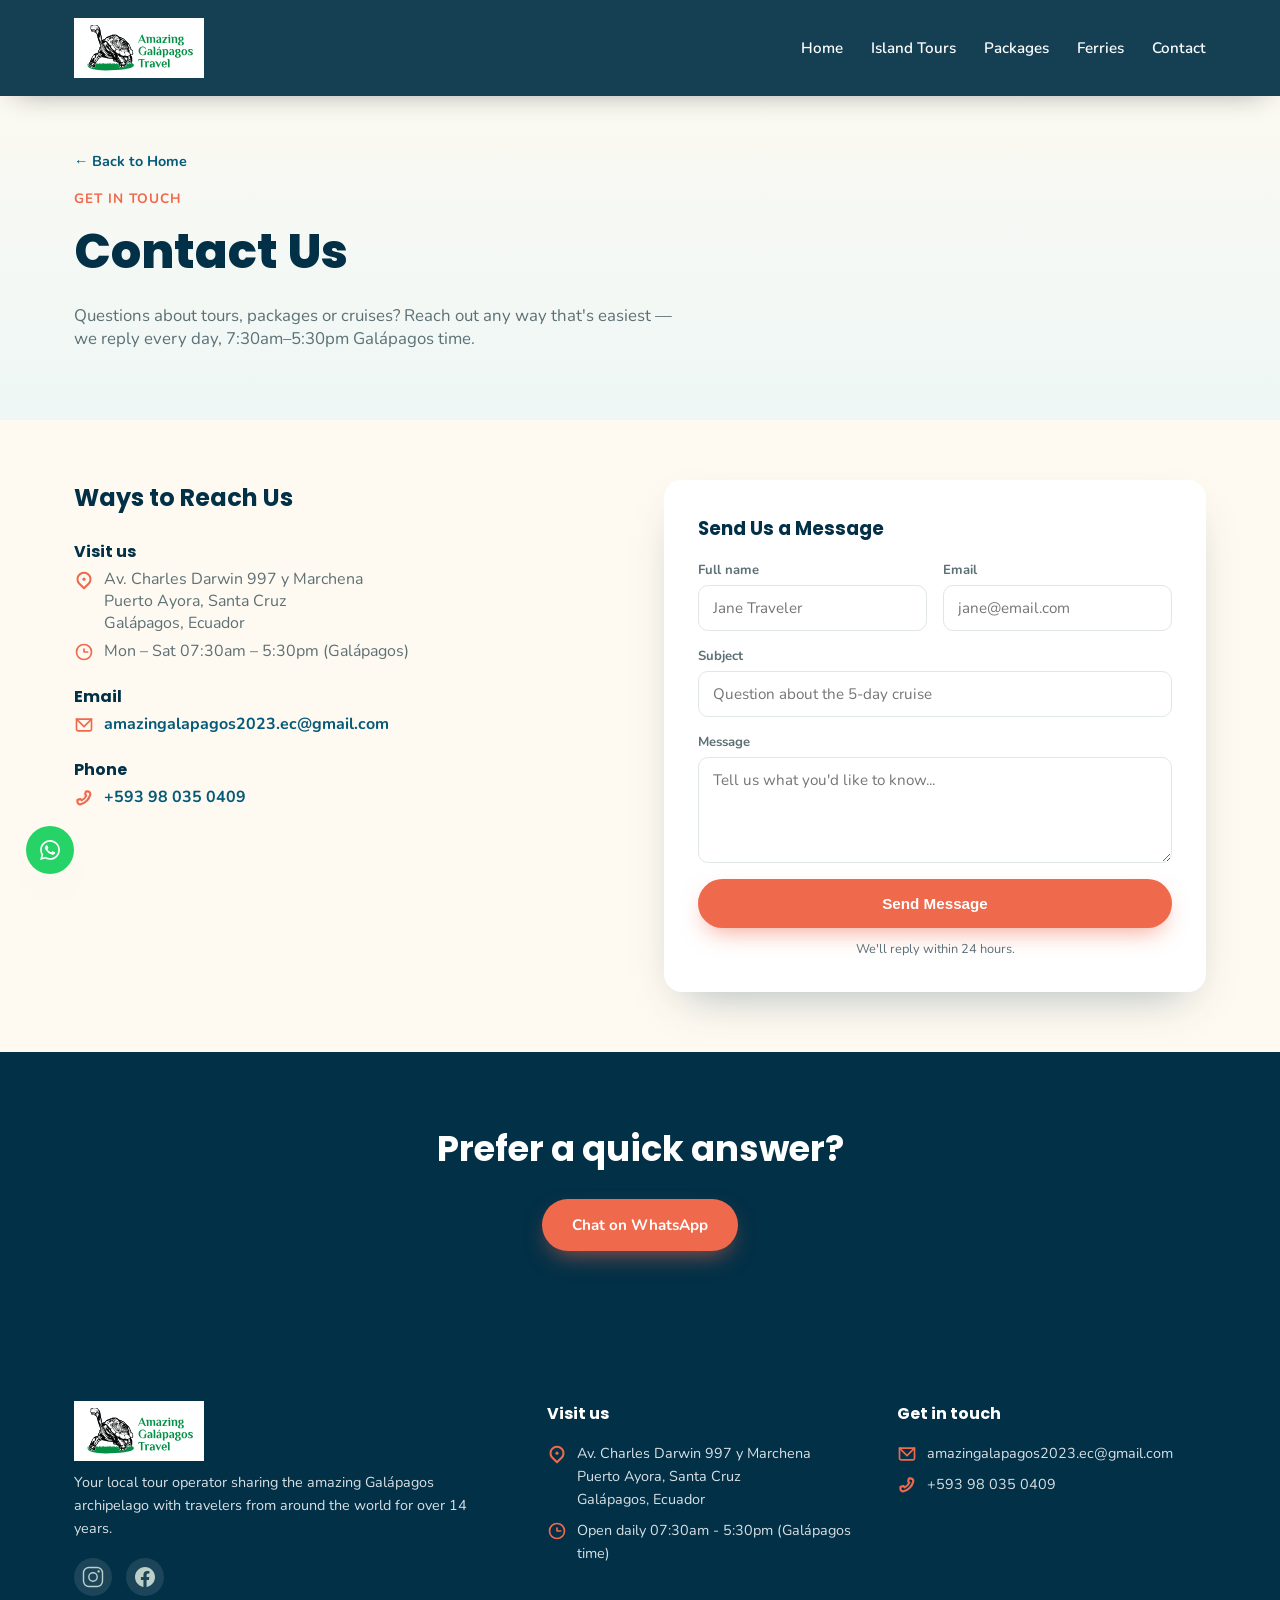
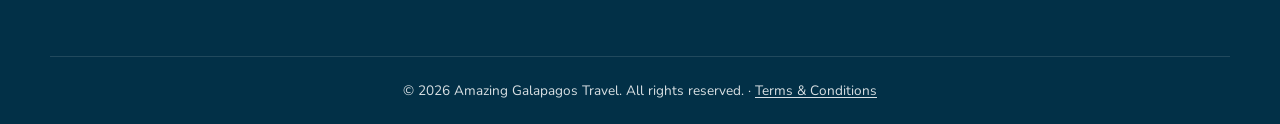
<file: contact.html>
<!DOCTYPE html>
<html lang="en">
<head>
<meta charset="UTF-8">
<meta name="viewport" content="width=device-width, initial-scale=1.0">
<title>Contact Us | Amazing Galapagos Travel</title>
<meta name="description" content="Get in touch with Amazing Galapagos Travel — WhatsApp, email, phone and office hours for booking island tours, packages, cruises and ferries.">
<link rel="preconnect" href="https://fonts.googleapis.com">
<link rel="preconnect" href="https://fonts.gstatic.com" crossorigin>
<link href="https://fonts.googleapis.com/css2?family=Poppins:wght@500;600;700;800&family=Nunito:wght@400;500;600;700&display=swap" rel="stylesheet">
<link rel="stylesheet" href="assets/css/style.css">
</head>
<body class="subpage">

<!-- ============ HEADER / NAV ============ -->
<header class="site-header scrolled" id="header">
  <div class="container header-inner">
    <a href="index.html" class="logo">
      <img src="assets/images/logo.svg" alt="Amazing Galapagos Travel" class="logo-img">
    </a>

    <nav class="nav" id="nav">
      <a href="index.html">Home</a>
      <a href="islands.html">Island Tours</a>
      <a href="packages.html">Packages</a>
      <a href="ferries.html">Ferries</a>
      <a href="contact.html">Contact</a>
    </nav>

    <button class="hamburger" id="hamburger" aria-label="Toggle menu">
      <span></span><span></span><span></span>
    </button>
  </div>
</header>

<!-- ============ PAGE HEADER ============ -->
<section class="island-header">
  <div class="container">
    <a href="index.html" class="island-back reveal">← Back to Home</a>
    <p class="section-eyebrow island-header-eyebrow reveal">Get in touch</p>
    <h1 class="island-header-title reveal">Contact Us</h1>
    <p class="island-header-sub reveal">Questions about tours, packages or cruises? Reach out any way that's easiest — we reply every day, 7:30am–5:30pm Galápagos time.</p>
  </div>
</section>

<!-- ============ CONTACT ============ -->
<section class="tours-section">
  <div class="container">
    <div class="contact-grid">
      <div class="contact-info reveal">
        <h2 class="tours-category-heading">Ways to Reach Us</h2>
        <div class="contact-info-list">
          <div class="contact-info-item">
            <h4>Visit us</h4>
            <p class="contact-icon-row"><img src="assets/images/icon-pin.svg" alt="" class="contact-icon"><span>Av. Charles Darwin 997 y Marchena<br>Puerto Ayora, Santa Cruz<br>Galápagos, Ecuador</span></p>
            <p class="contact-icon-row"><img src="assets/images/icon-clock.svg" alt="" class="contact-icon"><span>Mon – Sat 07:30am – 5:30pm (Galápagos)</span></p>
          </div>
          <div class="contact-info-item">
            <h4>Email</h4>
            <p class="contact-icon-row"><img src="assets/images/icon-envelope.svg" alt="" class="contact-icon"><a href="mailto:amazingalapagos2023.ec@gmail.com">amazingalapagos2023.ec@gmail.com</a></p>
          </div>
          <div class="contact-info-item">
            <h4>Phone</h4>
            <p class="contact-icon-row"><img src="assets/images/icon-phone.svg" alt="" class="contact-icon"><a href="tel:+593980350409">+593 98 035 0409</a></p>
          </div>
        </div>
      </div>

      <form class="contact-form reveal" id="contactForm">
        <h3>Send Us a Message</h3>
        <div class="form-row">
          <div class="form-field">
            <label for="ct-name">Full name</label>
            <input type="text" id="ct-name" name="name" required placeholder="Jane Traveler">
          </div>
          <div class="form-field">
            <label for="ct-email">Email</label>
            <input type="email" id="ct-email" name="email" required placeholder="jane@email.com">
          </div>
        </div>
        <div class="form-field">
          <label for="ct-subject">Subject</label>
          <input type="text" id="ct-subject" name="subject" required placeholder="Question about the 5-day cruise">
        </div>
        <div class="form-field">
          <label for="ct-message">Message</label>
          <textarea id="ct-message" name="message" rows="4" required placeholder="Tell us what you'd like to know..."></textarea>
        </div>
        <button type="submit" class="btn btn-primary btn-block">Send Message</button>
        <p class="form-note">We'll reply within 24 hours.</p>
        <div class="form-success" id="contactSuccess">
          <span>🌊</span>
          <p>Thank you! Your message has been received. We'll get back to you soon.</p>
        </div>
      </form>
    </div>
  </div>
</section>

<!-- ============ CTA ============ -->
<section class="island-cta">
  <div class="container">
    <h2 class="reveal">Prefer a quick answer?</h2>
    <a href="https://wa.me/593980350409" target="_blank" rel="noopener" class="btn btn-primary reveal">Chat on WhatsApp</a>
  </div>
</section>

<!-- ============ FOOTER / CONTACT ============ -->
<footer class="site-footer">
  <div class="container footer-grid">
    <div>
      <a href="index.html" class="logo logo-footer">
        <img src="assets/images/logo.svg" alt="Amazing Galapagos Travel" class="logo-img">
      </a>
      <p>Your local tour operator sharing the amazing Galápagos archipelago with travelers from around the world for over 14 years.</p>
      <div class="social-row">
        <a href="#" aria-label="Instagram"><img src="assets/images/icon-instagram.svg" alt=""></a>
        <a href="#" aria-label="Facebook"><img src="assets/images/icon-facebook.svg" alt=""></a>
      </div>
    </div>

    <div>
      <h4>Visit us</h4>
      <p class="contact-icon-row"><img src="assets/images/icon-pin.svg" alt="" class="contact-icon"><span>Av. Charles Darwin 997 y Marchena<br>Puerto Ayora, Santa Cruz<br>Galápagos, Ecuador</span></p>
      <p class="contact-icon-row"><img src="assets/images/icon-clock.svg" alt="" class="contact-icon"><span>Open daily 07:30am - 5:30pm (Galápagos time)</span></p>
    </div>

    <div>
      <h4>Get in touch</h4>
      <p class="contact-icon-row"><img src="assets/images/icon-envelope.svg" alt="" class="contact-icon"><span>amazingalapagos2023.ec@gmail.com</span></p>
      <p class="contact-icon-row"><img src="assets/images/icon-phone.svg" alt="" class="contact-icon"><span>+593 98 035 0409</span></p>
    </div>
  </div>
  <div class="footer-bottom">
    <p>© <span id="year"></span> Amazing Galapagos Travel. All rights reserved. · <a href="terms.html" class="footer-legal-link">Terms &amp; Conditions</a></p>
  </div>
</footer>

<a href="https://wa.me/593980350409" target="_blank" rel="noopener" class="whatsapp-float" aria-label="Chat on WhatsApp">
  <img src="assets/images/icon-whatsapp-white.svg" alt="">
</a>

<button class="back-to-top" id="backToTop" aria-label="Back to top">↑</button>

<script src="assets/js/script.js"></script>
</body>
</html>
</file>
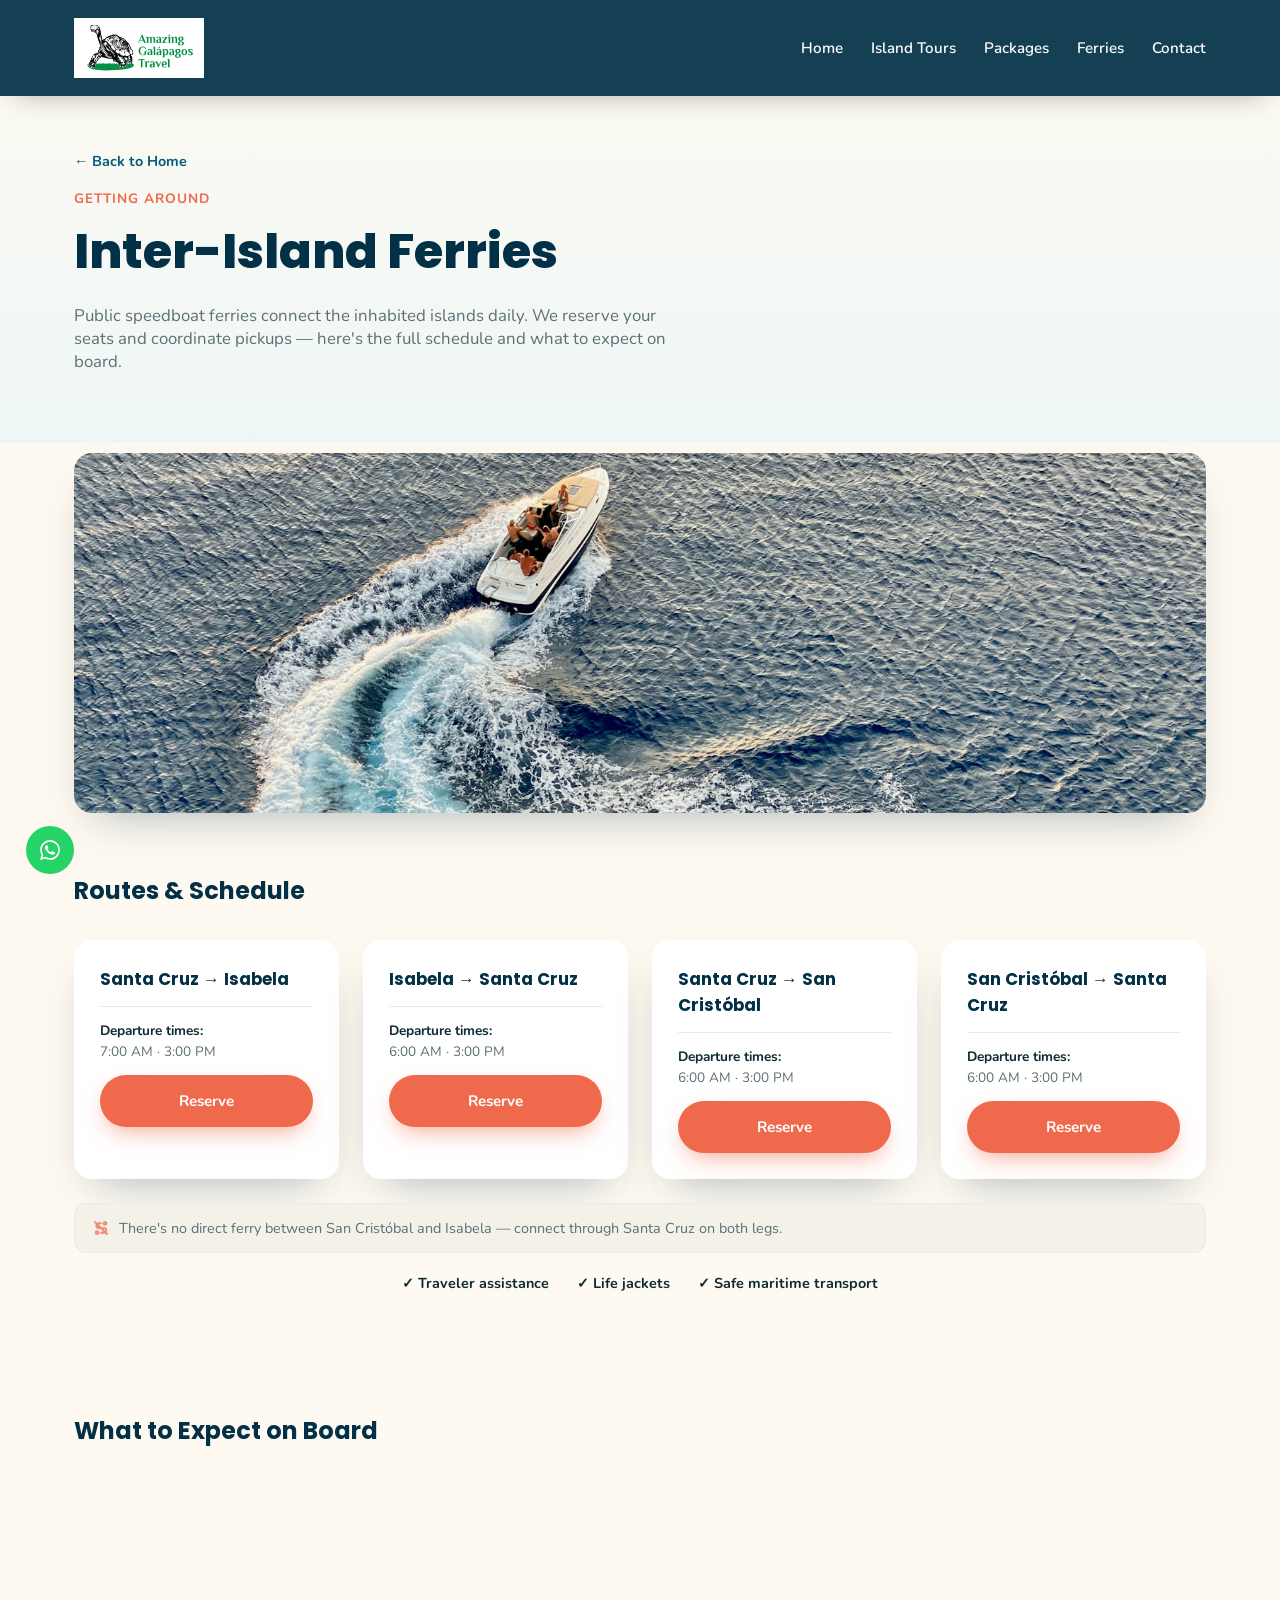
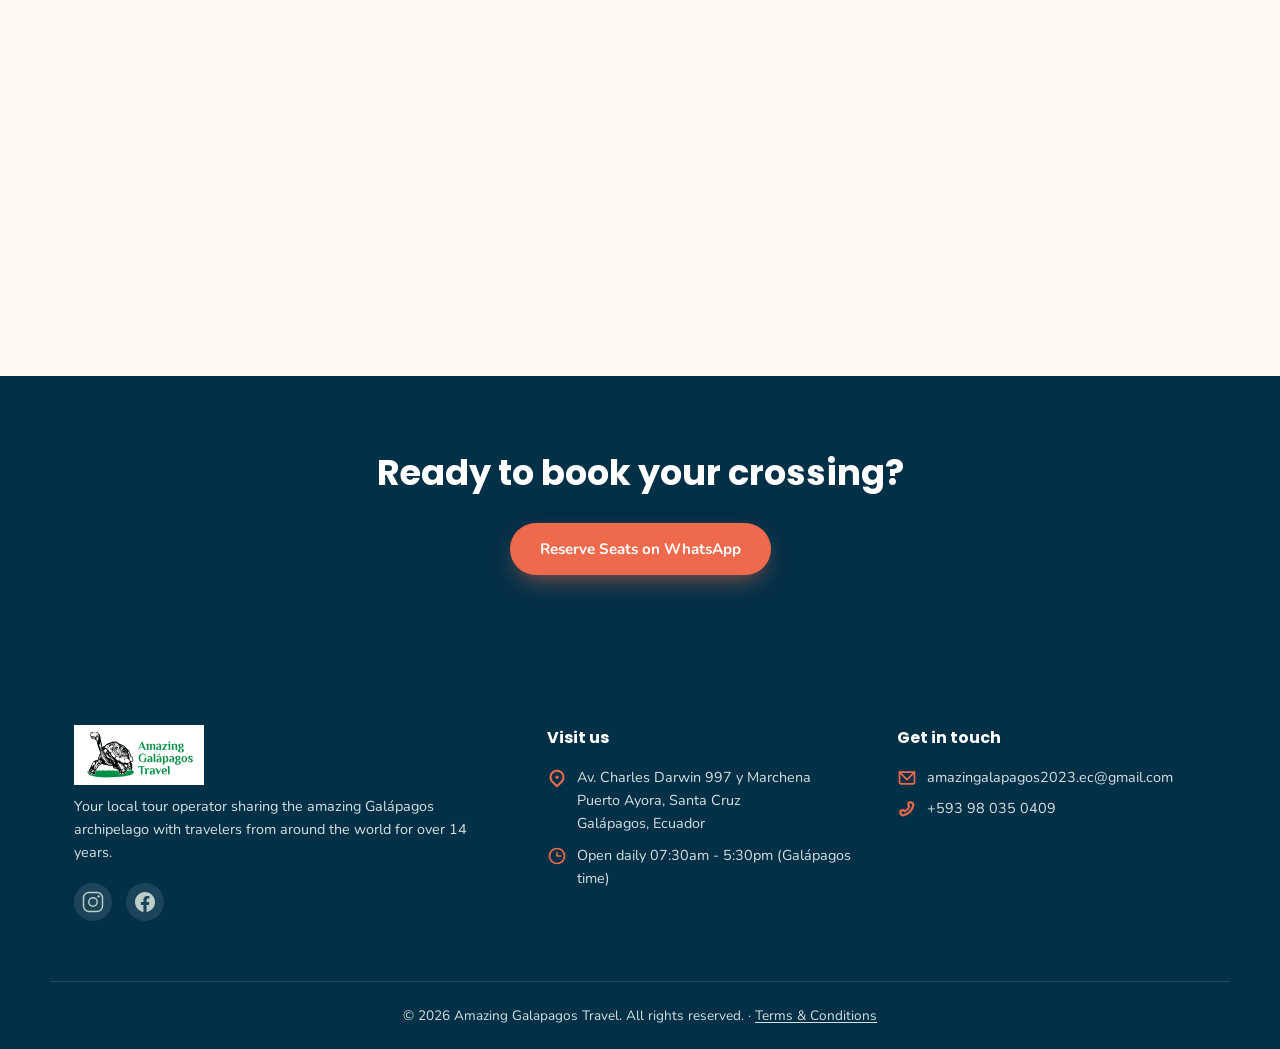
<file: ferries.html>
<!DOCTYPE html>
<html lang="en">
<head>
<meta charset="UTF-8">
<meta name="viewport" content="width=device-width, initial-scale=1.0">
<title>Inter-Island Ferries | Amazing Galapagos Travel</title>
<meta name="description" content="Speedboat ferry schedules and booking tips for traveling between Santa Cruz, Isabela and San Cristóbal in the Galápagos.">
<link rel="preconnect" href="https://fonts.googleapis.com">
<link rel="preconnect" href="https://fonts.gstatic.com" crossorigin>
<link href="https://fonts.googleapis.com/css2?family=Poppins:wght@500;600;700;800&family=Nunito:wght@400;500;600;700&display=swap" rel="stylesheet">
<link rel="stylesheet" href="assets/css/style.css">
</head>
<body class="subpage">

<!-- ============ HEADER / NAV ============ -->
<header class="site-header scrolled" id="header">
  <div class="container header-inner">
    <a href="index.html" class="logo">
      <img src="assets/images/logo.svg" alt="Amazing Galapagos Travel" class="logo-img">
    </a>

    <nav class="nav" id="nav">
      <a href="index.html">Home</a>
      <a href="islands.html">Island Tours</a>
      <a href="packages.html">Packages</a>
      <a href="ferries.html">Ferries</a>
      <a href="contact.html">Contact</a>
    </nav>

    <button class="hamburger" id="hamburger" aria-label="Toggle menu">
      <span></span><span></span><span></span>
    </button>
  </div>
</header>

<!-- ============ PAGE HEADER ============ -->
<section class="island-header">
  <div class="container">
    <a href="index.html" class="island-back reveal">← Back to Home</a>
    <p class="section-eyebrow island-header-eyebrow reveal">Getting around</p>
    <h1 class="island-header-title reveal">Inter-Island Ferries</h1>
    <p class="island-header-sub reveal">Public speedboat ferries connect the inhabited islands daily. We reserve your seats and coordinate pickups — here's the full schedule and what to expect on board.</p>
  </div>
</section>

<!-- ============ FERRY ILLUSTRATION ============ -->
<section class="ferry-illustration">
  <div class="container">
    <div class="ferry-illustration-frame reveal" style="background-image:url('assets/images/ferry-speedboat.jpg')"></div>
  </div>
</section>

<!-- ============ ROUTES ============ -->
<section class="tours-section">
  <div class="container">
    <h2 class="tours-category-heading reveal">Routes &amp; Schedule</h2>
    <div class="route-grid route-grid-4col">
      <article class="route-card reveal">
        <div class="route-card-head">
          <h3>Santa Cruz → Isabela</h3>
        </div>
        <div class="route-leg">
          <span class="route-leg-label">Departure times:</span>
          <span class="route-leg-times">7:00 AM · 3:00 PM</span>
        </div>
        <a href="https://wa.me/593980350409" target="_blank" rel="noopener" class="btn btn-primary btn-block">Reserve</a>
      </article>

      <article class="route-card reveal">
        <div class="route-card-head">
          <h3>Isabela → Santa Cruz</h3>
        </div>
        <div class="route-leg">
          <span class="route-leg-label">Departure times:</span>
          <span class="route-leg-times">6:00 AM · 3:00 PM</span>
        </div>
        <a href="https://wa.me/593980350409" target="_blank" rel="noopener" class="btn btn-primary btn-block">Reserve</a>
      </article>

      <article class="route-card reveal">
        <div class="route-card-head">
          <h3>Santa Cruz → San Cristóbal</h3>
        </div>
        <div class="route-leg">
          <span class="route-leg-label">Departure times:</span>
          <span class="route-leg-times">6:00 AM · 3:00 PM</span>
        </div>
        <a href="https://wa.me/593980350409" target="_blank" rel="noopener" class="btn btn-primary btn-block">Reserve</a>
      </article>

      <article class="route-card reveal">
        <div class="route-card-head">
          <h3>San Cristóbal → Santa Cruz</h3>
        </div>
        <div class="route-leg">
          <span class="route-leg-label">Departure times:</span>
          <span class="route-leg-times">6:00 AM · 3:00 PM</span>
        </div>
        <a href="https://wa.me/593980350409" target="_blank" rel="noopener" class="btn btn-primary btn-block">Reserve</a>
      </article>
    </div>

    <p class="route-note reveal"><img src="assets/images/icon-route-off.svg" alt="">There's no direct ferry between San Cristóbal and Isabela — connect through Santa Cruz on both legs.</p>

    <ul class="included-list reveal">
      <li>✓ Traveler assistance</li>
      <li>✓ Life jackets</li>
      <li>✓ Safe maritime transport</li>
    </ul>
  </div>
</section>

<!-- ============ WHAT TO EXPECT ============ -->
<section class="tours-section ferries-expect-section">
  <div class="container">
    <h2 class="tours-category-heading reveal">What to Expect on Board</h2>
    <ul class="expect-grid">
      <li class="expect-item reveal"><span class="expect-icon"><img src="assets/images/icon-speedboat.svg" alt=""></span><span>Open-water speedboat, ~38 passengers</span></li>
      <li class="expect-item reveal"><span class="expect-icon"><img src="assets/images/icon-time-lapse.svg" alt=""></span><span>2 hours of navigation per crossing</span></li>
      <li class="expect-item reveal"><span class="expect-icon"><img src="assets/images/icon-seat-reclining.svg" alt=""></span><span>Reclining seats &amp; professional crew</span></li>
      <li class="expect-item reveal"><span class="expect-icon"><img src="assets/images/icon-restroom.svg" alt=""></span><span>Onboard restrooms for all passengers</span></li>
    </ul>
  </div>
</section>

<!-- ============ GOOD TO KNOW ============ -->
<section class="tours-section">
  <div class="container legal-container" style="max-width:780px;">
    <div class="tour-detail-block reveal">
      <h2>Good to Know Before You Book</h2>
      <ul class="legal-list">
        <li><strong>Arrive early:</strong> It's mandatory to check in at the dock at least 30 minutes before departure.</li>
        <li><strong>Dock access fee:</strong> A $1 per-person fee is charged at the dock when boarding.</li>
        <li><strong>Luggage limit:</strong> 23 kg included; excess baggage is charged at $10.</li>
        <li><strong>Isabela entry tax:</strong> A separate $10 municipal entry tax applies when arriving on Isabela.</li>
      </ul>
    </div>
  </div>
</section>

<!-- ============ CTA ============ -->
<section class="island-cta">
  <div class="container">
    <h2 class="reveal">Ready to book your crossing?</h2>
    <a href="https://wa.me/593980350409" target="_blank" rel="noopener" class="btn btn-primary reveal">Reserve Seats on WhatsApp</a>
  </div>
</section>

<!-- ============ FOOTER / CONTACT ============ -->
<footer class="site-footer">
  <div class="container footer-grid">
    <div>
      <a href="index.html" class="logo logo-footer">
        <img src="assets/images/logo.svg" alt="Amazing Galapagos Travel" class="logo-img">
      </a>
      <p>Your local tour operator sharing the amazing Galápagos archipelago with travelers from around the world for over 14 years.</p>
      <div class="social-row">
        <a href="#" aria-label="Instagram"><img src="assets/images/icon-instagram.svg" alt=""></a>
        <a href="#" aria-label="Facebook"><img src="assets/images/icon-facebook.svg" alt=""></a>
      </div>
    </div>

    <div>
      <h4>Visit us</h4>
      <p class="contact-icon-row"><img src="assets/images/icon-pin.svg" alt="" class="contact-icon"><span>Av. Charles Darwin 997 y Marchena<br>Puerto Ayora, Santa Cruz<br>Galápagos, Ecuador</span></p>
      <p class="contact-icon-row"><img src="assets/images/icon-clock.svg" alt="" class="contact-icon"><span>Open daily 07:30am - 5:30pm (Galápagos time)</span></p>
    </div>

    <div>
      <h4>Get in touch</h4>
      <p class="contact-icon-row"><img src="assets/images/icon-envelope.svg" alt="" class="contact-icon"><span>amazingalapagos2023.ec@gmail.com</span></p>
      <p class="contact-icon-row"><img src="assets/images/icon-phone.svg" alt="" class="contact-icon"><span>+593 98 035 0409</span></p>
    </div>
  </div>
  <div class="footer-bottom">
    <p>© <span id="year"></span> Amazing Galapagos Travel. All rights reserved. · <a href="terms.html" class="footer-legal-link">Terms &amp; Conditions</a></p>
  </div>
</footer>

<a href="https://wa.me/593980350409" target="_blank" rel="noopener" class="whatsapp-float" aria-label="Chat on WhatsApp">
  <img src="assets/images/icon-whatsapp-white.svg" alt="">
</a>

<button class="back-to-top" id="backToTop" aria-label="Back to top">↑</button>

<script src="assets/js/script.js"></script>
</body>
</html>
</file>
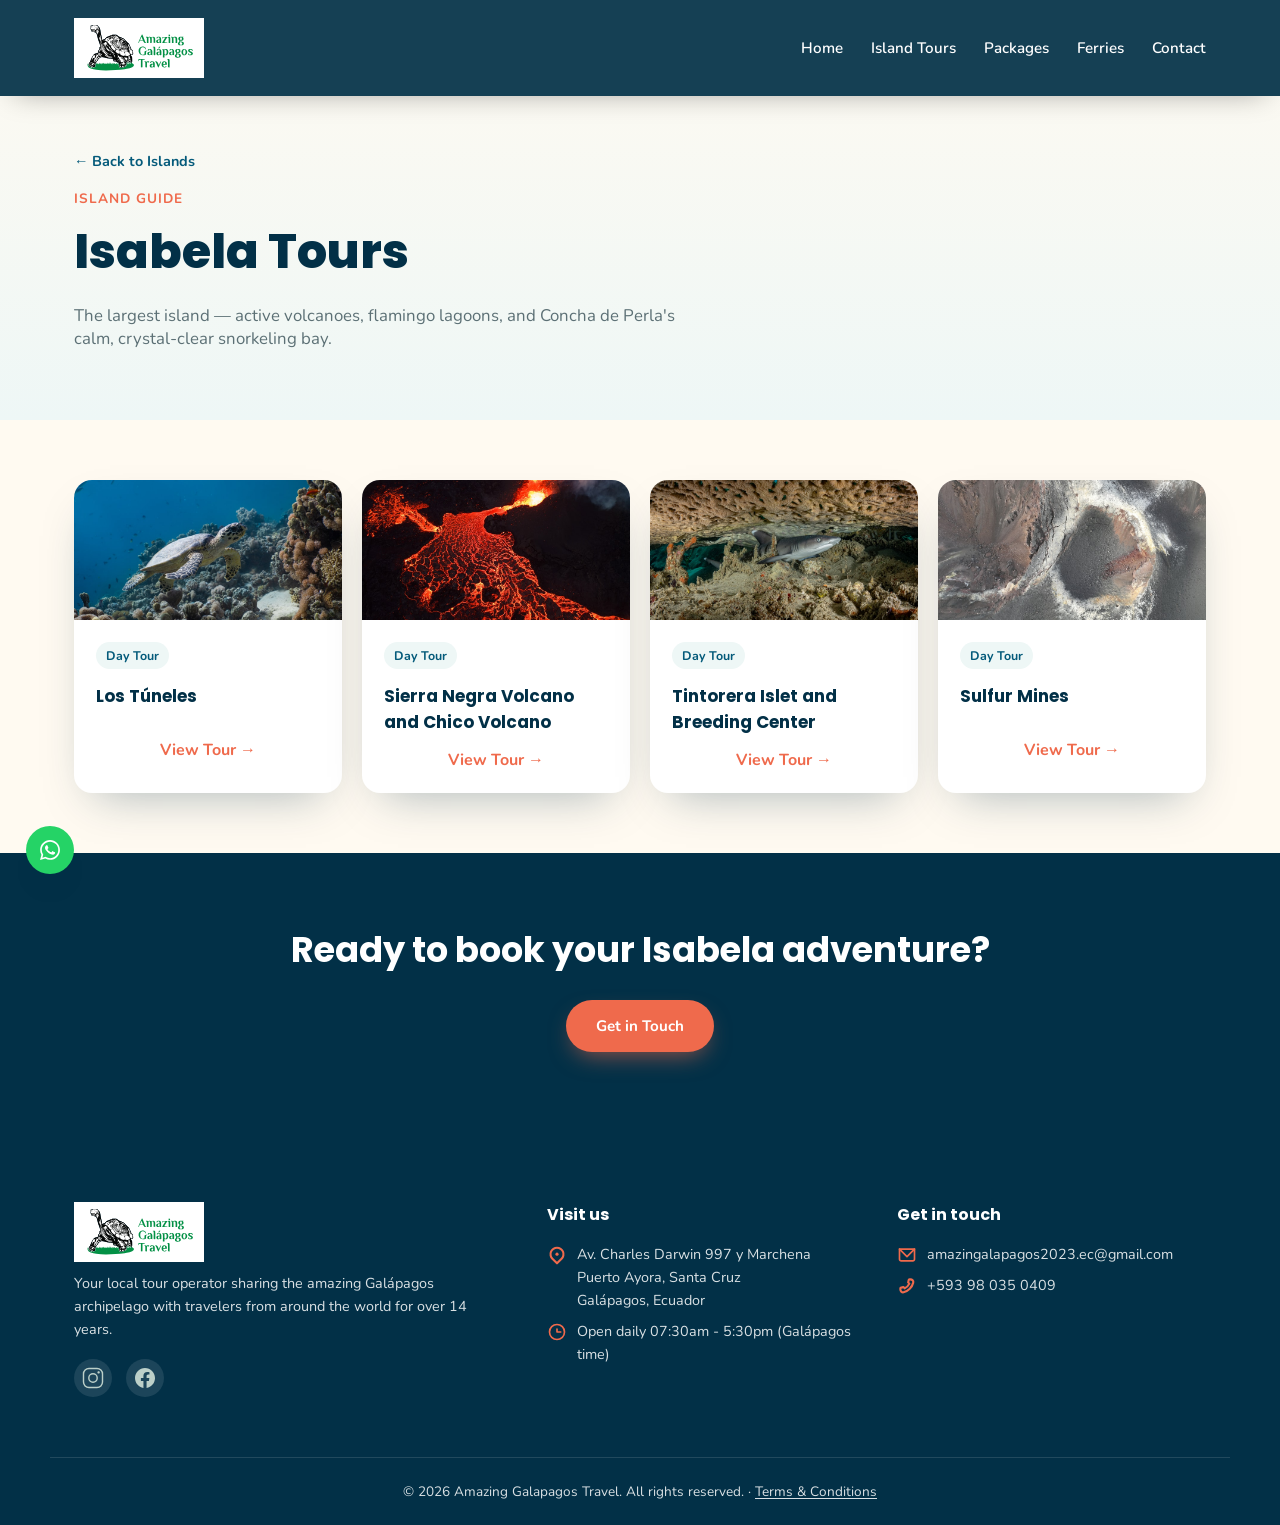
<file: island-isabela.html>
<!DOCTYPE html>
<html lang="en">
<head>
<meta charset="UTF-8">
<meta name="viewport" content="width=device-width, initial-scale=1.0">
<title>Isabela Tours | Amazing Galapagos Travel</title>
<meta name="description" content="Los Túneles, Sierra Negra volcano, tortoise breeding centers and more on Isabela, Galápagos — with Amazing Galapagos Travel.">
<link rel="preconnect" href="https://fonts.googleapis.com">
<link rel="preconnect" href="https://fonts.gstatic.com" crossorigin>
<link href="https://fonts.googleapis.com/css2?family=Poppins:wght@500;600;700;800&family=Nunito:wght@400;500;600;700&display=swap" rel="stylesheet">
<link rel="stylesheet" href="assets/css/style.css">
</head>
<body class="subpage">

<!-- ============ HEADER / NAV ============ -->
<header class="site-header scrolled" id="header">
  <div class="container header-inner">
    <a href="index.html" class="logo">
      <img src="assets/images/logo.svg" alt="Amazing Galapagos Travel" class="logo-img">
    </a>

    <nav class="nav" id="nav">
      <a href="index.html">Home</a>
      <a href="islands.html">Island Tours</a>
      <a href="packages.html">Packages</a>
      <a href="ferries.html">Ferries</a>
      <a href="contact.html">Contact</a>
    </nav>

    <button class="hamburger" id="hamburger" aria-label="Toggle menu">
      <span></span><span></span><span></span>
    </button>
  </div>
</header>

<!-- ============ ISLAND HEADER ============ -->
<section class="island-header">
  <div class="container">
    <a href="islands.html" class="island-back reveal">← Back to Islands</a>
    <p class="section-eyebrow island-header-eyebrow reveal">Island Guide</p>
    <h1 class="island-header-title reveal">Isabela Tours</h1>
    <p class="island-header-sub reveal">The largest island — active volcanoes, flamingo lagoons, and Concha de Perla's calm, crystal-clear snorkeling bay.</p>
  </div>
</section>

<!-- ============ TOURS ============ -->
<section class="tours-section">
  <div class="container">
    <div class="tour-grid">
      <a href="tour-detail.html?slug=los-tuneles" class="tour-card reveal">
        <div class="tour-card-img" style="background-image:url('assets/images/tour-snorkel-turtle.jpg')"></div>
        <div class="tour-card-body">
          <span class="tour-badge tour-badge--mint">Day Tour</span>
          <h3>Los Túneles</h3>
          <span class="tour-card-cta">View Tour &rarr;</span>
        </div>
      </a>
      <a href="tour-detail.html?slug=sierra-negra-volcan-chico" class="tour-card reveal">
        <div class="tour-card-img" style="background-image:url('assets/images/tour-volcano.jpg')"></div>
        <div class="tour-card-body">
          <span class="tour-badge tour-badge--mint">Day Tour</span>
          <h3>Sierra Negra Volcano and Chico Volcano</h3>
          <span class="tour-card-cta">View Tour &rarr;</span>
        </div>
      </a>
      <a href="tour-detail.html?slug=tintoreras-breeding-centre" class="tour-card reveal">
        <div class="tour-card-img" style="background-image:url('assets/images/tour-tintoreras.jpg')"></div>
        <div class="tour-card-body">
          <span class="tour-badge tour-badge--mint">Day Tour</span>
          <h3>Tintorera Islet and Breeding Center</h3>
          <span class="tour-card-cta">View Tour &rarr;</span>
        </div>
      </a>
      <a href="tour-detail.html?slug=sulphur-mines" class="tour-card reveal">
        <div class="tour-card-img" style="background-image:url('assets/images/tour-sulphur.jpg')"></div>
        <div class="tour-card-body">
          <span class="tour-badge tour-badge--mint">Day Tour</span>
          <h3>Sulfur Mines</h3>
          <span class="tour-card-cta">View Tour &rarr;</span>
        </div>
      </a>
    </div>
  </div>
</section>

<!-- ============ CTA ============ -->
<section class="island-cta">
  <div class="container">
    <h2 class="reveal">Ready to book your Isabela adventure?</h2>
    <a href="index.html#contact" class="btn btn-primary reveal">Get in Touch</a>
  </div>
</section>

<!-- ============ FOOTER / CONTACT ============ -->
<footer class="site-footer">
  <div class="container footer-grid">
    <div>
      <a href="index.html" class="logo logo-footer">
        <img src="assets/images/logo.svg" alt="Amazing Galapagos Travel" class="logo-img">
      </a>
      <p>Your local tour operator sharing the amazing Galápagos archipelago with travelers from around the world for over 14 years.</p>
      <div class="social-row">
        <a href="#" aria-label="Instagram"><img src="assets/images/icon-instagram.svg" alt=""></a>
        <a href="#" aria-label="Facebook"><img src="assets/images/icon-facebook.svg" alt=""></a>
      </div>
    </div>

    <div>
      <h4>Visit us</h4>
      <p class="contact-icon-row"><img src="assets/images/icon-pin.svg" alt="" class="contact-icon"><span>Av. Charles Darwin 997 y Marchena<br>Puerto Ayora, Santa Cruz<br>Galápagos, Ecuador</span></p>
      <p class="contact-icon-row"><img src="assets/images/icon-clock.svg" alt="" class="contact-icon"><span>Open daily 07:30am - 5:30pm (Galápagos time)</span></p>
    </div>

    <div>
      <h4>Get in touch</h4>
      <p class="contact-icon-row"><img src="assets/images/icon-envelope.svg" alt="" class="contact-icon"><span>amazingalapagos2023.ec@gmail.com</span></p>
      <p class="contact-icon-row"><img src="assets/images/icon-phone.svg" alt="" class="contact-icon"><span>+593 98 035 0409</span></p>
    </div>
  </div>
  <div class="footer-bottom">
    <p>© <span id="year"></span> Amazing Galapagos Travel. All rights reserved. · <a href="terms.html" class="footer-legal-link">Terms &amp; Conditions</a></p>
  </div>
</footer>

<a href="https://wa.me/593980350409" target="_blank" rel="noopener" class="whatsapp-float" aria-label="Chat on WhatsApp">
  <img src="assets/images/icon-whatsapp-white.svg" alt="">
</a>

<button class="back-to-top" id="backToTop" aria-label="Back to top">↑</button>

<script src="assets/js/script.js"></script>
</body>
</html>
</file>
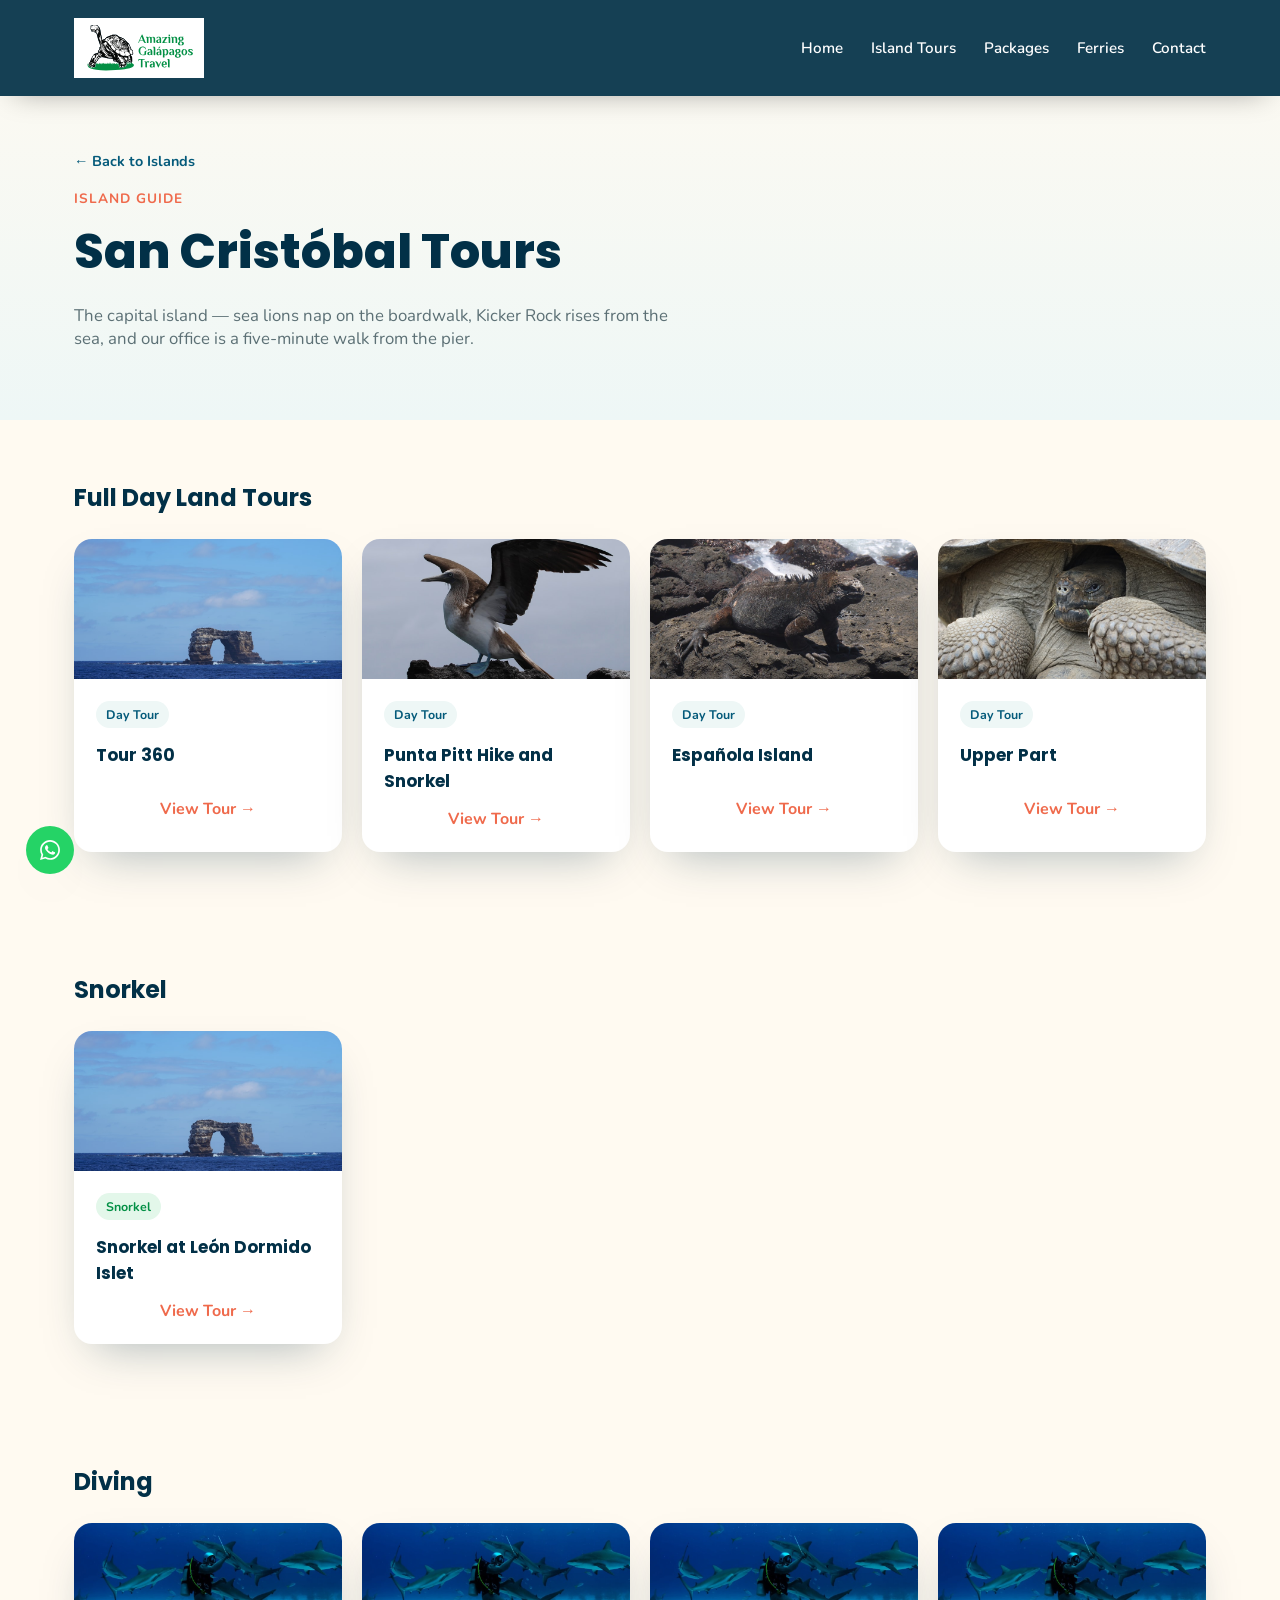
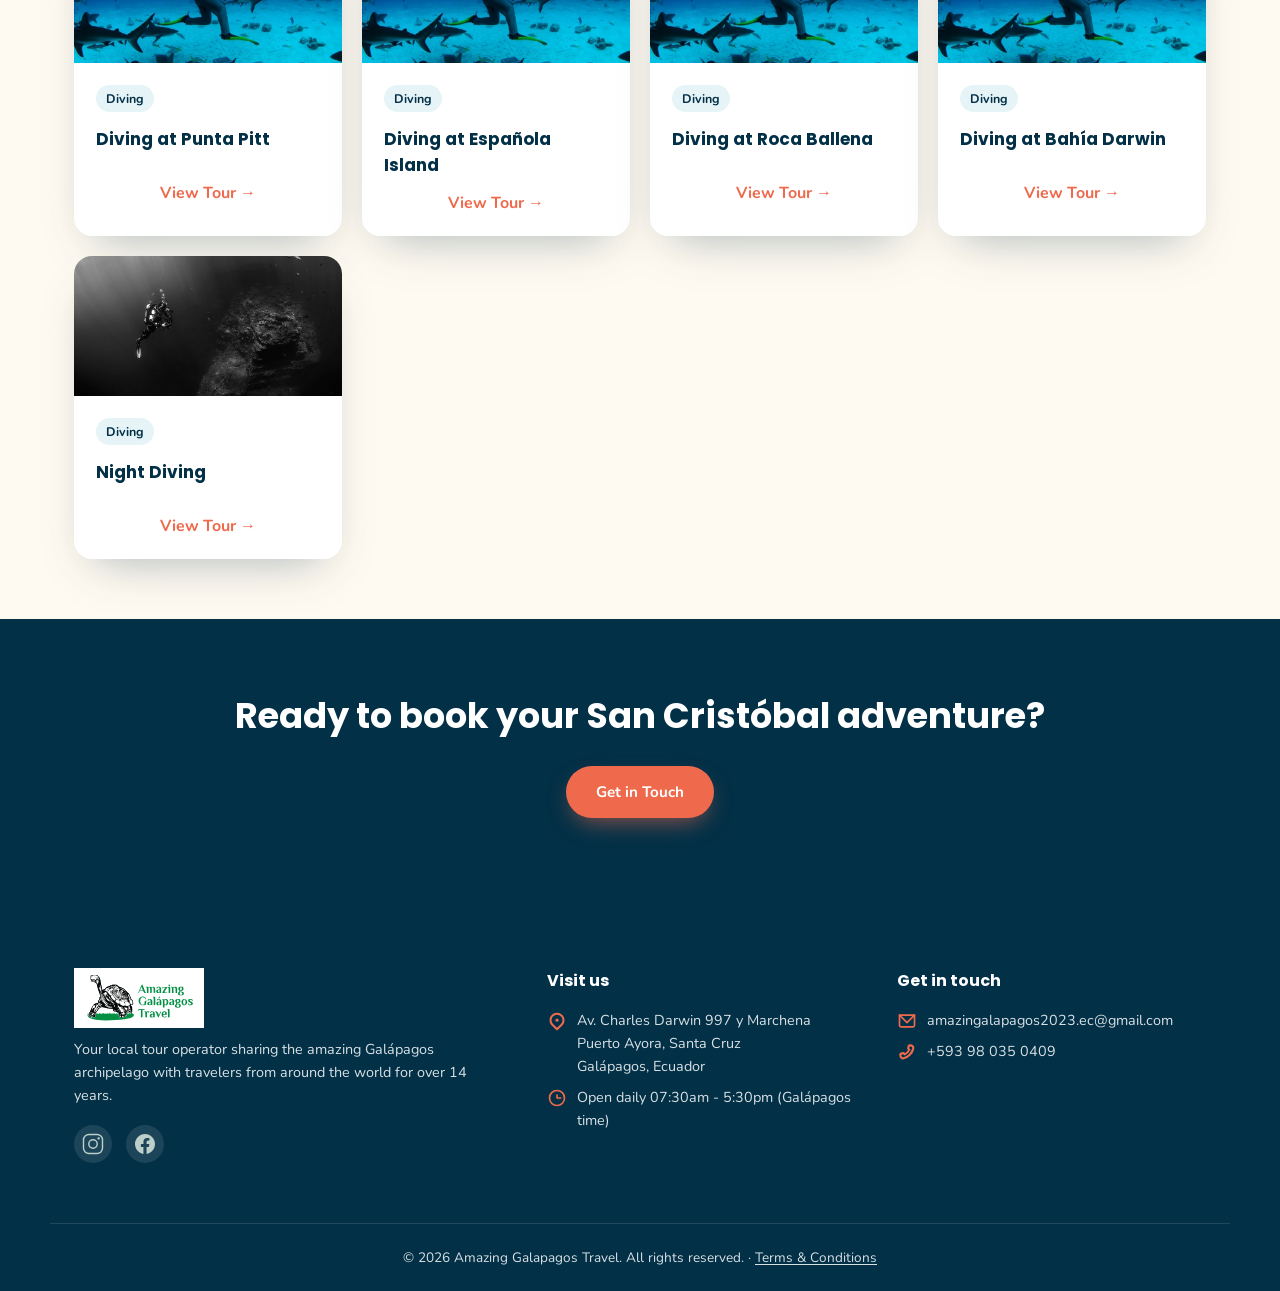
<file: island-san-cristobal.html>
<!DOCTYPE html>
<html lang="en">
<head>
<meta charset="UTF-8">
<meta name="viewport" content="width=device-width, initial-scale=1.0">
<title>San Cristóbal Tours | Amazing Galapagos Travel</title>
<meta name="description" content="Land tours, snorkeling and diving around San Cristóbal and Española Island, Galápagos — with Amazing Galapagos Travel.">
<link rel="preconnect" href="https://fonts.googleapis.com">
<link rel="preconnect" href="https://fonts.gstatic.com" crossorigin>
<link href="https://fonts.googleapis.com/css2?family=Poppins:wght@500;600;700;800&family=Nunito:wght@400;500;600;700&display=swap" rel="stylesheet">
<link rel="stylesheet" href="assets/css/style.css">
</head>
<body class="subpage">

<!-- ============ HEADER / NAV ============ -->
<header class="site-header scrolled" id="header">
  <div class="container header-inner">
    <a href="index.html" class="logo">
      <img src="assets/images/logo.svg" alt="Amazing Galapagos Travel" class="logo-img">
    </a>

    <nav class="nav" id="nav">
      <a href="index.html">Home</a>
      <a href="islands.html">Island Tours</a>
      <a href="packages.html">Packages</a>
      <a href="ferries.html">Ferries</a>
      <a href="contact.html">Contact</a>
    </nav>

    <button class="hamburger" id="hamburger" aria-label="Toggle menu">
      <span></span><span></span><span></span>
    </button>
  </div>
</header>

<!-- ============ ISLAND HEADER ============ -->
<section class="island-header">
  <div class="container">
    <a href="islands.html" class="island-back reveal">← Back to Islands</a>
    <p class="section-eyebrow island-header-eyebrow reveal">Island Guide</p>
    <h1 class="island-header-title reveal">San Cristóbal Tours</h1>
    <p class="island-header-sub reveal">The capital island — sea lions nap on the boardwalk, Kicker Rock rises from the sea, and our office is a five-minute walk from the pier.</p>
  </div>
</section>

<!-- ============ FULL DAY LAND TOURS ============ -->
<section class="tours-section">
  <div class="container">
    <h2 class="tours-category-heading reveal">Full Day Land Tours</h2>
    <div class="tour-grid">
      <a href="tour-detail.html?slug=tour-360" class="tour-card reveal">
        <div class="tour-card-img" style="background-image:url('assets/images/tour-kicker-rock.jpg')"></div>
        <div class="tour-card-body">
          <span class="tour-badge tour-badge--mint">Day Tour</span>
          <h3>Tour 360</h3>
          <span class="tour-card-cta">View Tour &rarr;</span>
        </div>
      </a>
      <a href="tour-detail.html?slug=punta-pitt-walk" class="tour-card reveal">
        <div class="tour-card-img" style="background-image:url('assets/images/tour-booby.jpg')"></div>
        <div class="tour-card-body">
          <span class="tour-badge tour-badge--mint">Day Tour</span>
          <h3>Punta Pitt Hike and Snorkel</h3>
          <span class="tour-card-cta">View Tour &rarr;</span>
        </div>
      </a>
      <a href="tour-detail.html?slug=espanola-island" class="tour-card reveal">
        <div class="tour-card-img" style="background-image:url('assets/images/tour-marine-iguana.jpg')"></div>
        <div class="tour-card-body">
          <span class="tour-badge tour-badge--mint">Day Tour</span>
          <h3>Española Island</h3>
          <span class="tour-card-cta">View Tour &rarr;</span>
        </div>
      </a>
      <a href="tour-detail.html?slug=upper-part" class="tour-card reveal">
        <div class="tour-card-img" style="background-image:url('assets/images/tour-giant-tortoise.jpg')"></div>
        <div class="tour-card-body">
          <span class="tour-badge tour-badge--mint">Day Tour</span>
          <h3>Upper Part</h3>
          <span class="tour-card-cta">View Tour &rarr;</span>
        </div>
      </a>
    </div>
  </div>
</section>

<!-- ============ SNORKEL TOUR ============ -->
<section class="tours-section">
  <div class="container">
    <h2 class="tours-category-heading reveal">Snorkel</h2>
    <div class="tour-grid">
      <a href="tour-detail.html?slug=snorkel-leon-dormido" class="tour-card reveal">
        <div class="tour-card-img" style="background-image:url('assets/images/tour-kicker-rock.jpg')"></div>
        <div class="tour-card-body">
          <span class="tour-badge tour-badge--green">Snorkel</span>
          <h3>Snorkel at León Dormido Islet</h3>
          <span class="tour-card-cta">View Tour &rarr;</span>
        </div>
      </a>
    </div>
  </div>
</section>

<!-- ============ DIVING ============ -->
<section class="tours-section">
  <div class="container">
    <h2 class="tours-category-heading reveal">Diving</h2>
    <div class="tour-grid">
      <a href="tour-detail.html?slug=diving-punta-pitt" class="tour-card reveal">
        <div class="tour-card-img" style="background-image:url('assets/images/tour-diving-reef.jpg')"></div>
        <div class="tour-card-body">
          <span class="tour-badge tour-badge--blue">Diving</span>
          <h3>Diving at Punta Pitt</h3>
          <span class="tour-card-cta">View Tour &rarr;</span>
        </div>
      </a>
      <a href="tour-detail.html?slug=diving-espanola-island" class="tour-card reveal">
        <div class="tour-card-img" style="background-image:url('assets/images/tour-diving-reef.jpg')"></div>
        <div class="tour-card-body">
          <span class="tour-badge tour-badge--blue">Diving</span>
          <h3>Diving at Española Island</h3>
          <span class="tour-card-cta">View Tour &rarr;</span>
        </div>
      </a>
      <a href="tour-detail.html?slug=diving-roca-ballena" class="tour-card reveal">
        <div class="tour-card-img" style="background-image:url('assets/images/tour-diving-reef.jpg')"></div>
        <div class="tour-card-body">
          <span class="tour-badge tour-badge--blue">Diving</span>
          <h3>Diving at Roca Ballena</h3>
          <span class="tour-card-cta">View Tour &rarr;</span>
        </div>
      </a>
      <a href="tour-detail.html?slug=diving-bahia-darwin" class="tour-card reveal">
        <div class="tour-card-img" style="background-image:url('assets/images/tour-diving-reef.jpg')"></div>
        <div class="tour-card-body">
          <span class="tour-badge tour-badge--blue">Diving</span>
          <h3>Diving at Bahía Darwin</h3>
          <span class="tour-card-cta">View Tour &rarr;</span>
        </div>
      </a>
      <a href="tour-detail.html?slug=night-diving" class="tour-card reveal">
        <div class="tour-card-img" style="background-image:url('assets/images/tour-night-diving.jpg')"></div>
        <div class="tour-card-body">
          <span class="tour-badge tour-badge--blue">Diving</span>
          <h3>Night Diving</h3>
          <span class="tour-card-cta">View Tour &rarr;</span>
        </div>
      </a>
    </div>
  </div>
</section>

<!-- ============ CTA ============ -->
<section class="island-cta">
  <div class="container">
    <h2 class="reveal">Ready to book your San Cristóbal adventure?</h2>
    <a href="index.html#contact" class="btn btn-primary reveal">Get in Touch</a>
  </div>
</section>

<!-- ============ FOOTER / CONTACT ============ -->
<footer class="site-footer">
  <div class="container footer-grid">
    <div>
      <a href="index.html" class="logo logo-footer">
        <img src="assets/images/logo.svg" alt="Amazing Galapagos Travel" class="logo-img">
      </a>
      <p>Your local tour operator sharing the amazing Galápagos archipelago with travelers from around the world for over 14 years.</p>
      <div class="social-row">
        <a href="#" aria-label="Instagram"><img src="assets/images/icon-instagram.svg" alt=""></a>
        <a href="#" aria-label="Facebook"><img src="assets/images/icon-facebook.svg" alt=""></a>
      </div>
    </div>

    <div>
      <h4>Visit us</h4>
      <p class="contact-icon-row"><img src="assets/images/icon-pin.svg" alt="" class="contact-icon"><span>Av. Charles Darwin 997 y Marchena<br>Puerto Ayora, Santa Cruz<br>Galápagos, Ecuador</span></p>
      <p class="contact-icon-row"><img src="assets/images/icon-clock.svg" alt="" class="contact-icon"><span>Open daily 07:30am - 5:30pm (Galápagos time)</span></p>
    </div>

    <div>
      <h4>Get in touch</h4>
      <p class="contact-icon-row"><img src="assets/images/icon-envelope.svg" alt="" class="contact-icon"><span>amazingalapagos2023.ec@gmail.com</span></p>
      <p class="contact-icon-row"><img src="assets/images/icon-phone.svg" alt="" class="contact-icon"><span>+593 98 035 0409</span></p>
    </div>
  </div>
  <div class="footer-bottom">
    <p>© <span id="year"></span> Amazing Galapagos Travel. All rights reserved. · <a href="terms.html" class="footer-legal-link">Terms &amp; Conditions</a></p>
  </div>
</footer>

<a href="https://wa.me/593980350409" target="_blank" rel="noopener" class="whatsapp-float" aria-label="Chat on WhatsApp">
  <img src="assets/images/icon-whatsapp-white.svg" alt="">
</a>

<button class="back-to-top" id="backToTop" aria-label="Back to top">↑</button>

<script src="assets/js/script.js"></script>
</body>
</html>
</file>
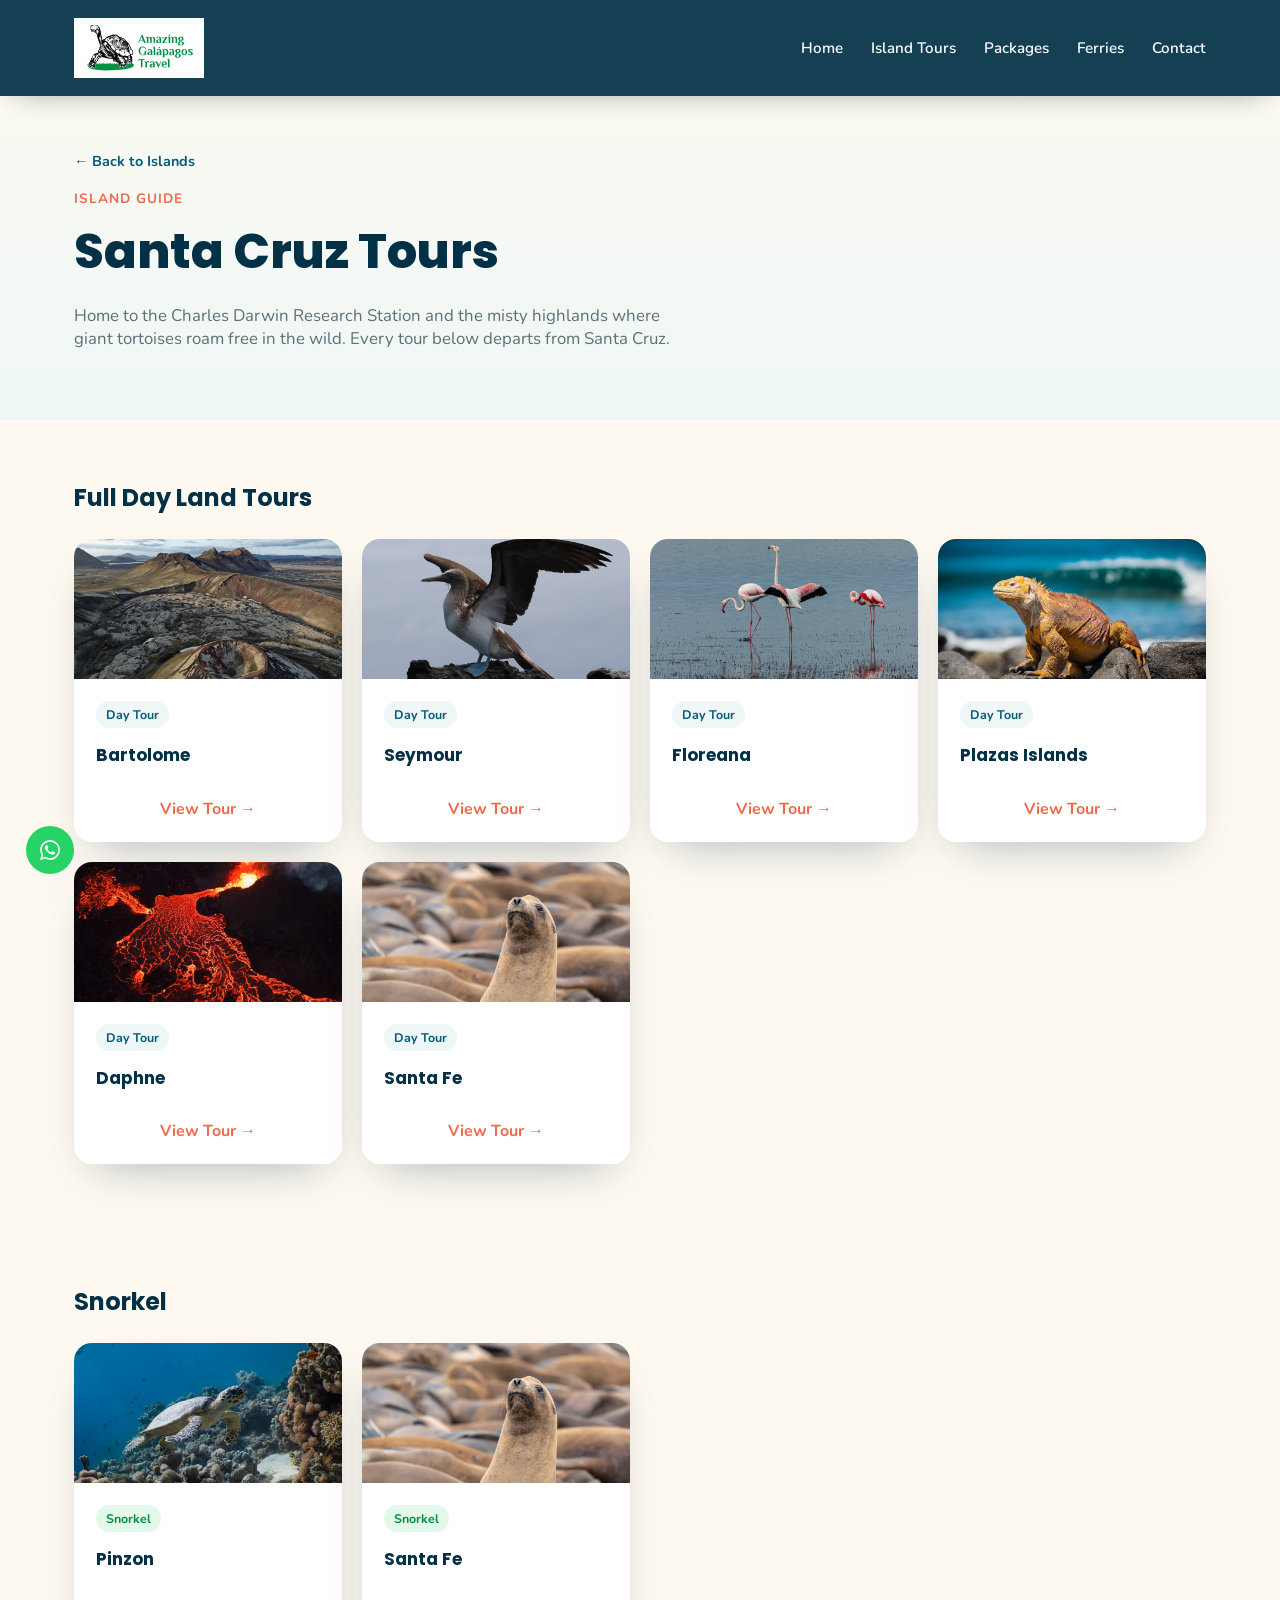
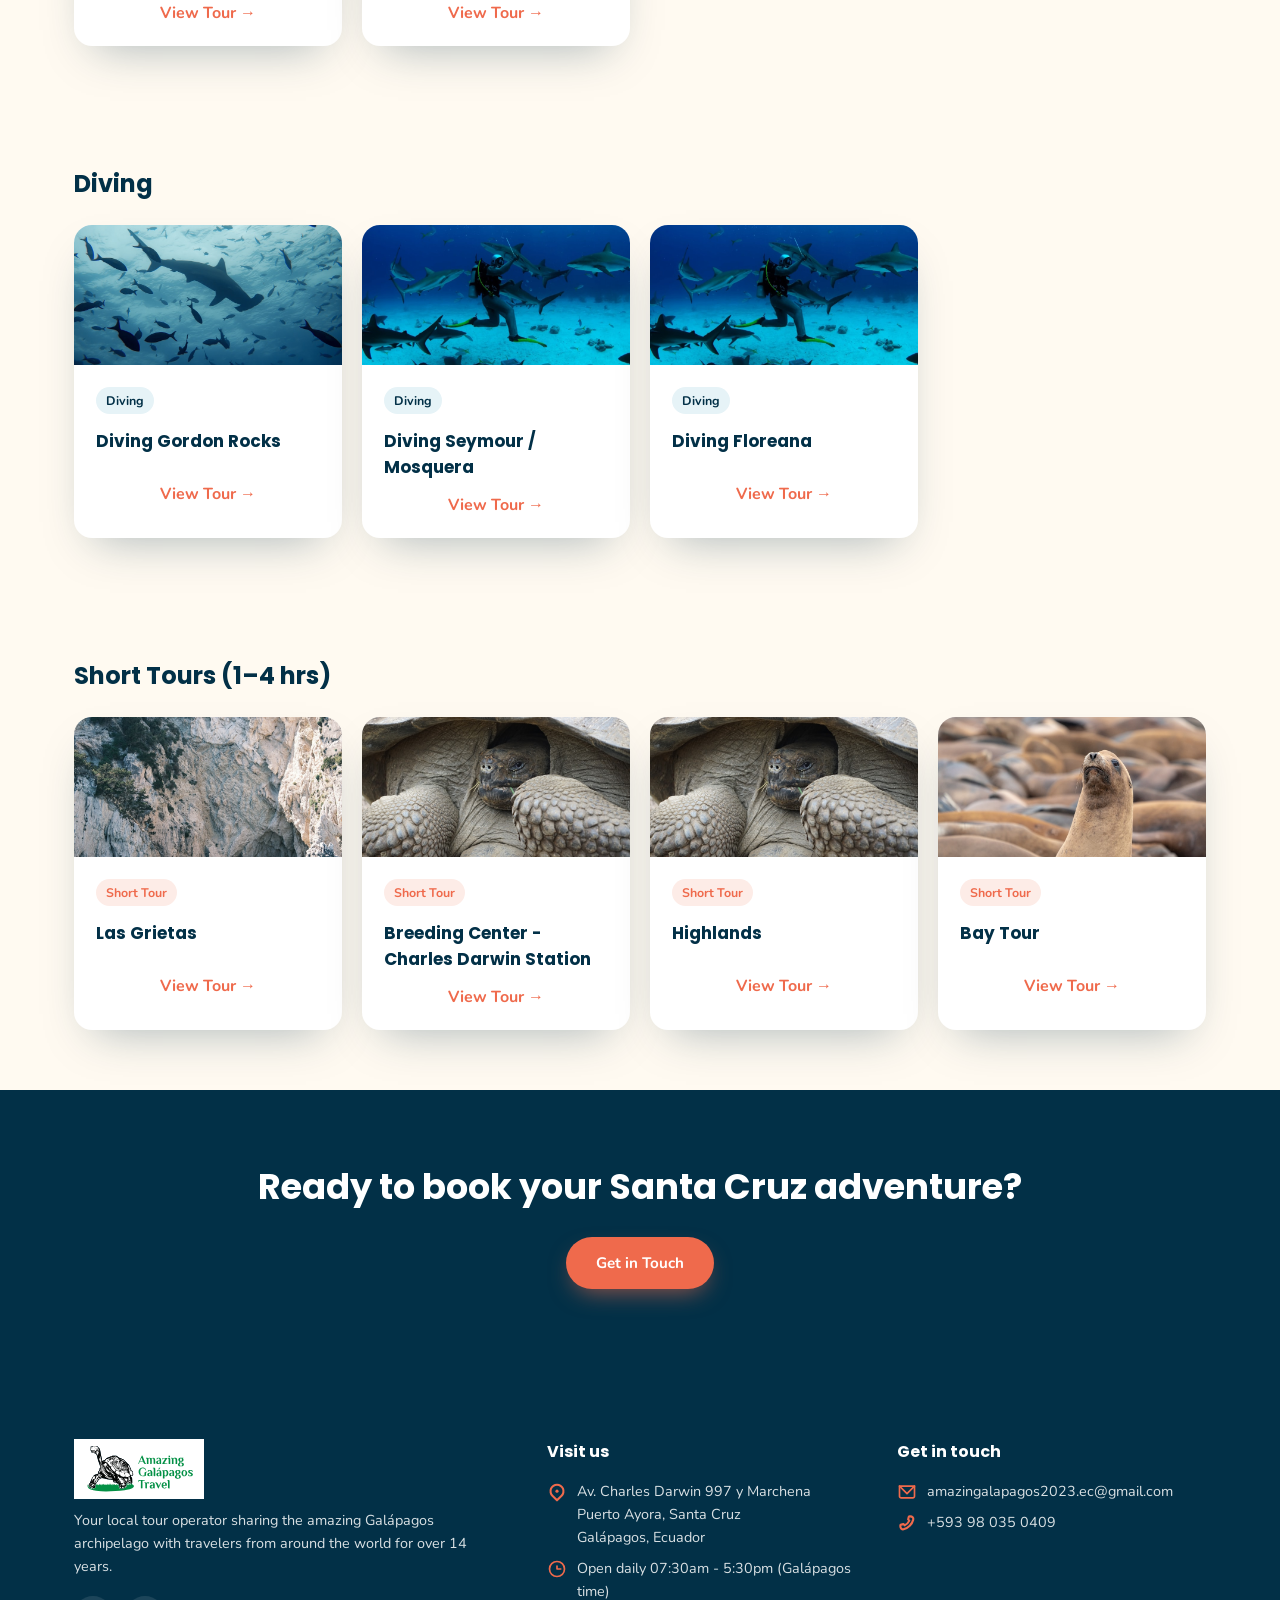
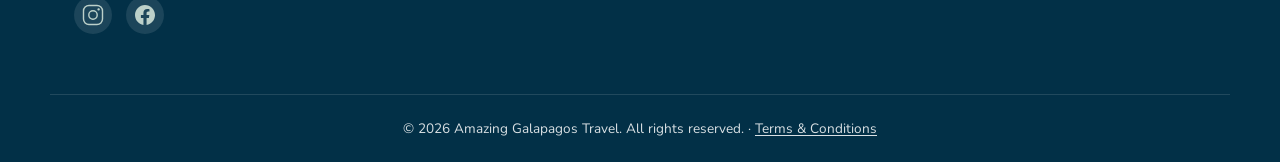
<file: island-santa-cruz.html>
<!DOCTYPE html>
<html lang="en">
<head>
<meta charset="UTF-8">
<meta name="viewport" content="width=device-width, initial-scale=1.0">
<title>Santa Cruz Tours | Amazing Galapagos Travel</title>
<meta name="description" content="Full-day land tours, snorkeling, diving and short highlands trips on Santa Cruz, Galápagos — with Amazing Galapagos Travel.">
<link rel="preconnect" href="https://fonts.googleapis.com">
<link rel="preconnect" href="https://fonts.gstatic.com" crossorigin>
<link href="https://fonts.googleapis.com/css2?family=Poppins:wght@500;600;700;800&family=Nunito:wght@400;500;600;700&display=swap" rel="stylesheet">
<link rel="stylesheet" href="assets/css/style.css">
</head>
<body class="subpage">

<!-- ============ HEADER / NAV ============ -->
<header class="site-header scrolled" id="header">
  <div class="container header-inner">
    <a href="index.html" class="logo">
      <img src="assets/images/logo.svg" alt="Amazing Galapagos Travel" class="logo-img">
    </a>

    <nav class="nav" id="nav">
      <a href="index.html">Home</a>
      <a href="islands.html">Island Tours</a>
      <a href="packages.html">Packages</a>
      <a href="ferries.html">Ferries</a>
      <a href="contact.html">Contact</a>
    </nav>

    <button class="hamburger" id="hamburger" aria-label="Toggle menu">
      <span></span><span></span><span></span>
    </button>
  </div>
</header>

<!-- ============ ISLAND HEADER ============ -->
<section class="island-header">
  <div class="container">
    <a href="islands.html" class="island-back reveal">← Back to Islands</a>
    <p class="section-eyebrow island-header-eyebrow reveal">Island Guide</p>
    <h1 class="island-header-title reveal">Santa Cruz Tours</h1>
    <p class="island-header-sub reveal">Home to the Charles Darwin Research Station and the misty highlands where giant tortoises roam free in the wild. Every tour below departs from Santa Cruz.</p>
  </div>
</section>

<!-- ============ FULL DAY LAND TOURS ============ -->
<section class="tours-section">
  <div class="container">
    <h2 class="tours-category-heading reveal">Full Day Land Tours</h2>
    <div class="tour-grid">
      <a href="tour-detail.html?slug=bartolome" class="tour-card reveal">
        <div class="tour-card-img" style="background-image:url('assets/images/tour-bartolome.jpg')"></div>
        <div class="tour-card-body">
          <span class="tour-badge tour-badge--mint">Day Tour</span>
          <h3>Bartolome</h3>
          <span class="tour-card-cta">View Tour &rarr;</span>
        </div>
      </a>
      <a href="tour-detail.html?slug=seymour" class="tour-card reveal">
        <div class="tour-card-img" style="background-image:url('assets/images/tour-booby.jpg')"></div>
        <div class="tour-card-body">
          <span class="tour-badge tour-badge--mint">Day Tour</span>
          <h3>Seymour</h3>
          <span class="tour-card-cta">View Tour &rarr;</span>
        </div>
      </a>
      <a href="tour-detail.html?slug=floreana" class="tour-card reveal">
        <div class="tour-card-img" style="background-image:url('assets/images/tour-flamingo.jpg')"></div>
        <div class="tour-card-body">
          <span class="tour-badge tour-badge--mint">Day Tour</span>
          <h3>Floreana</h3>
          <span class="tour-card-cta">View Tour &rarr;</span>
        </div>
      </a>
      <a href="tour-detail.html?slug=plazas-islands" class="tour-card reveal">
        <div class="tour-card-img" style="background-image:url('assets/images/tour-land-iguana.jpg')"></div>
        <div class="tour-card-body">
          <span class="tour-badge tour-badge--mint">Day Tour</span>
          <h3>Plazas Islands</h3>
          <span class="tour-card-cta">View Tour &rarr;</span>
        </div>
      </a>
      <a href="tour-detail.html?slug=daphne" class="tour-card reveal">
        <div class="tour-card-img" style="background-image:url('assets/images/tour-volcano.jpg')"></div>
        <div class="tour-card-body">
          <span class="tour-badge tour-badge--mint">Day Tour</span>
          <h3>Daphne</h3>
          <span class="tour-card-cta">View Tour &rarr;</span>
        </div>
      </a>
      <a href="tour-detail.html?slug=santa-fe" class="tour-card reveal">
        <div class="tour-card-img" style="background-image:url('assets/images/tour-sea-lion.jpg')"></div>
        <div class="tour-card-body">
          <span class="tour-badge tour-badge--mint">Day Tour</span>
          <h3>Santa Fe</h3>
          <span class="tour-card-cta">View Tour &rarr;</span>
        </div>
      </a>
    </div>
  </div>
</section>

<!-- ============ SNORKEL TOUR ============ -->
<section class="tours-section">
  <div class="container">
    <h2 class="tours-category-heading reveal">Snorkel</h2>
    <div class="tour-grid">
      <a href="tour-detail.html?slug=pinzon" class="tour-card reveal">
        <div class="tour-card-img" style="background-image:url('assets/images/tour-snorkel-turtle.jpg')"></div>
        <div class="tour-card-body">
          <span class="tour-badge tour-badge--green">Snorkel</span>
          <h3>Pinzon</h3>
          <span class="tour-card-cta">View Tour &rarr;</span>
        </div>
      </a>
      <a href="tour-detail.html?slug=santa-fe" class="tour-card reveal">
        <div class="tour-card-img" style="background-image:url('assets/images/tour-sea-lion.jpg')"></div>
        <div class="tour-card-body">
          <span class="tour-badge tour-badge--green">Snorkel</span>
          <h3>Santa Fe</h3>
          <span class="tour-card-cta">View Tour &rarr;</span>
        </div>
      </a>
    </div>
  </div>
</section>

<!-- ============ DIVING ============ -->
<section class="tours-section">
  <div class="container">
    <h2 class="tours-category-heading reveal">Diving</h2>
    <div class="tour-grid">
      <a href="tour-detail.html?slug=diving-gordon-rocks" class="tour-card reveal">
        <div class="tour-card-img" style="background-image:url('assets/images/tour-hammerhead.jpg')"></div>
        <div class="tour-card-body">
          <span class="tour-badge tour-badge--blue">Diving</span>
          <h3>Diving Gordon Rocks</h3>
          <span class="tour-card-cta">View Tour &rarr;</span>
        </div>
      </a>
      <a href="tour-detail.html?slug=diving-seymour-mosquera" class="tour-card reveal">
        <div class="tour-card-img" style="background-image:url('assets/images/tour-diving-reef.jpg')"></div>
        <div class="tour-card-body">
          <span class="tour-badge tour-badge--blue">Diving</span>
          <h3>Diving Seymour / Mosquera</h3>
          <span class="tour-card-cta">View Tour &rarr;</span>
        </div>
      </a>
      <a href="tour-detail.html?slug=diving-floreana" class="tour-card reveal">
        <div class="tour-card-img" style="background-image:url('assets/images/tour-diving-reef.jpg')"></div>
        <div class="tour-card-body">
          <span class="tour-badge tour-badge--blue">Diving</span>
          <h3>Diving Floreana</h3>
          <span class="tour-card-cta">View Tour &rarr;</span>
        </div>
      </a>
    </div>
  </div>
</section>

<!-- ============ SHORT TOURS ============ -->
<section class="tours-section">
  <div class="container">
    <h2 class="tours-category-heading reveal">Short Tours (1–4 hrs)</h2>
    <div class="tour-grid">
      <a href="tour-detail.html?slug=las-grietas" class="tour-card reveal">
        <div class="tour-card-img" style="background-image:url('assets/images/tour-las-grietas.jpg')"></div>
        <div class="tour-card-body">
          <span class="tour-badge tour-badge--coral">Short Tour</span>
          <h3>Las Grietas</h3>
          <span class="tour-card-cta">View Tour &rarr;</span>
        </div>
      </a>
      <a href="tour-detail.html?slug=charles-darwin-station" class="tour-card reveal">
        <div class="tour-card-img" style="background-image:url('assets/images/tour-giant-tortoise.jpg')"></div>
        <div class="tour-card-body">
          <span class="tour-badge tour-badge--coral">Short Tour</span>
          <h3>Breeding Center - Charles Darwin Station</h3>
          <span class="tour-card-cta">View Tour &rarr;</span>
        </div>
      </a>
      <a href="tour-detail.html?slug=highlands" class="tour-card reveal">
        <div class="tour-card-img" style="background-image:url('assets/images/tour-giant-tortoise.jpg')"></div>
        <div class="tour-card-body">
          <span class="tour-badge tour-badge--coral">Short Tour</span>
          <h3>Highlands</h3>
          <span class="tour-card-cta">View Tour &rarr;</span>
        </div>
      </a>
      <a href="tour-detail.html?slug=bay-tour-santa-cruz" class="tour-card reveal">
        <div class="tour-card-img" style="background-image:url('assets/images/tour-sea-lion.jpg')"></div>
        <div class="tour-card-body">
          <span class="tour-badge tour-badge--coral">Short Tour</span>
          <h3>Bay Tour</h3>
          <span class="tour-card-cta">View Tour &rarr;</span>
        </div>
      </a>
    </div>
  </div>
</section>

<!-- ============ CTA ============ -->
<section class="island-cta">
  <div class="container">
    <h2 class="reveal">Ready to book your Santa Cruz adventure?</h2>
    <a href="index.html#contact" class="btn btn-primary reveal">Get in Touch</a>
  </div>
</section>

<!-- ============ FOOTER / CONTACT ============ -->
<footer class="site-footer">
  <div class="container footer-grid">
    <div>
      <a href="index.html" class="logo logo-footer">
        <img src="assets/images/logo.svg" alt="Amazing Galapagos Travel" class="logo-img">
      </a>
      <p>Your local tour operator sharing the amazing Galápagos archipelago with travelers from around the world for over 14 years.</p>
      <div class="social-row">
        <a href="#" aria-label="Instagram"><img src="assets/images/icon-instagram.svg" alt=""></a>
        <a href="#" aria-label="Facebook"><img src="assets/images/icon-facebook.svg" alt=""></a>
      </div>
    </div>

    <div>
      <h4>Visit us</h4>
      <p class="contact-icon-row"><img src="assets/images/icon-pin.svg" alt="" class="contact-icon"><span>Av. Charles Darwin 997 y Marchena<br>Puerto Ayora, Santa Cruz<br>Galápagos, Ecuador</span></p>
      <p class="contact-icon-row"><img src="assets/images/icon-clock.svg" alt="" class="contact-icon"><span>Open daily 07:30am - 5:30pm (Galápagos time)</span></p>
    </div>

    <div>
      <h4>Get in touch</h4>
      <p class="contact-icon-row"><img src="assets/images/icon-envelope.svg" alt="" class="contact-icon"><span>amazingalapagos2023.ec@gmail.com</span></p>
      <p class="contact-icon-row"><img src="assets/images/icon-phone.svg" alt="" class="contact-icon"><span>+593 98 035 0409</span></p>
    </div>
  </div>
  <div class="footer-bottom">
    <p>© <span id="year"></span> Amazing Galapagos Travel. All rights reserved. · <a href="terms.html" class="footer-legal-link">Terms &amp; Conditions</a></p>
  </div>
</footer>

<a href="https://wa.me/593980350409" target="_blank" rel="noopener" class="whatsapp-float" aria-label="Chat on WhatsApp">
  <img src="assets/images/icon-whatsapp-white.svg" alt="">
</a>

<button class="back-to-top" id="backToTop" aria-label="Back to top">↑</button>

<script src="assets/js/script.js"></script>
</body>
</html>
</file>
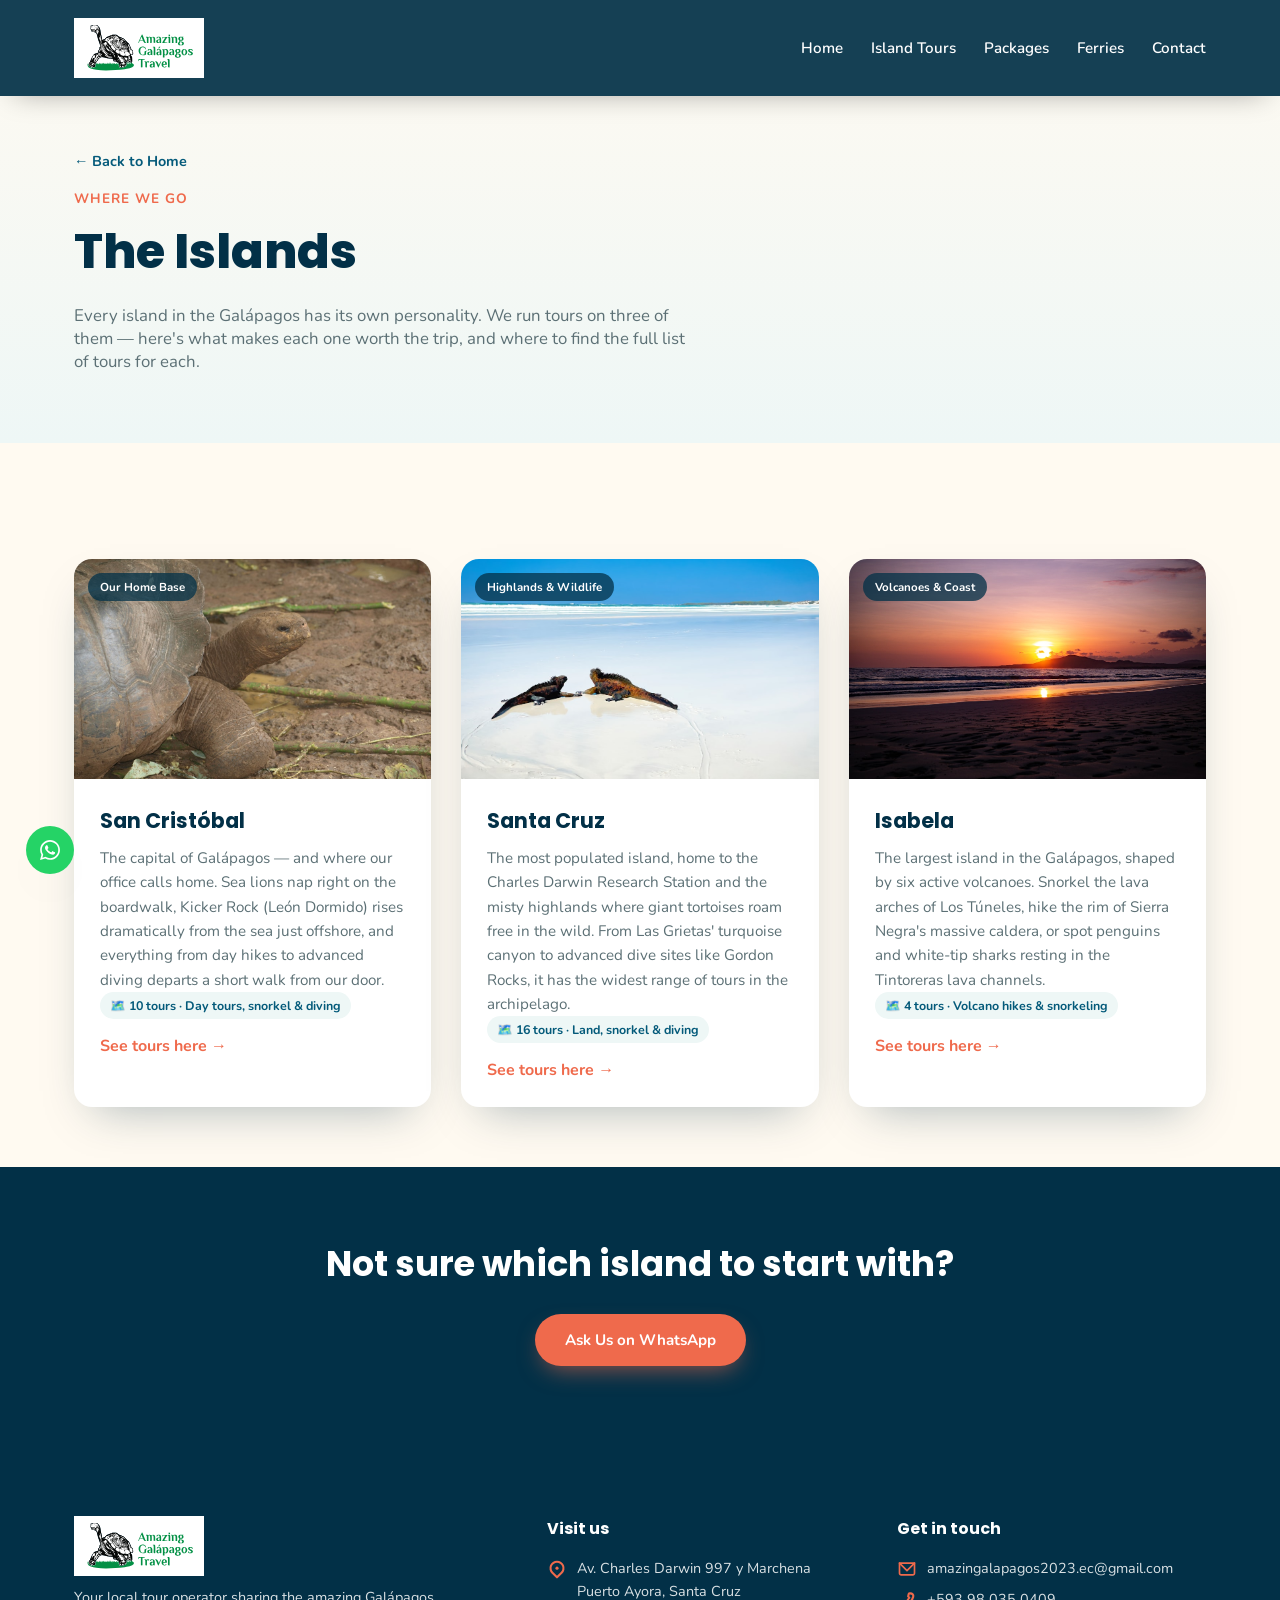
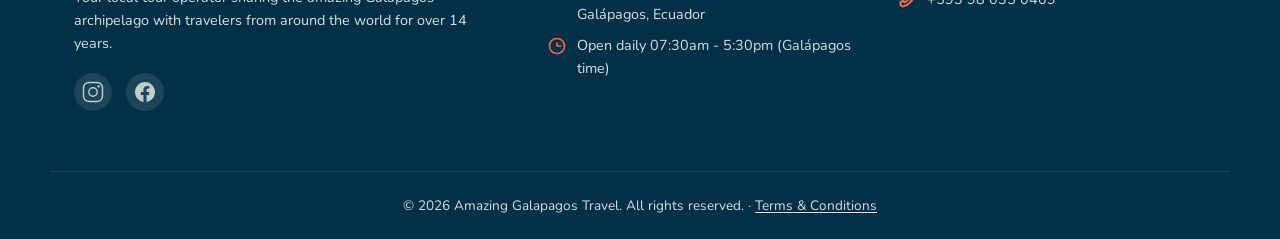
<file: islands.html>
<!DOCTYPE html>
<html lang="en">
<head>
<meta charset="UTF-8">
<meta name="viewport" content="width=device-width, initial-scale=1.0">
<title>The Islands | Amazing Galapagos Travel</title>
<meta name="description" content="Explore San Cristóbal, Santa Cruz and Isabela — every Galápagos island we run tours on, with what makes each one worth the trip.">
<link rel="preconnect" href="https://fonts.googleapis.com">
<link rel="preconnect" href="https://fonts.gstatic.com" crossorigin>
<link href="https://fonts.googleapis.com/css2?family=Poppins:wght@500;600;700;800&family=Nunito:wght@400;500;600;700&display=swap" rel="stylesheet">
<link rel="stylesheet" href="assets/css/style.css">
</head>
<body class="subpage">

<!-- ============ HEADER / NAV ============ -->
<header class="site-header scrolled" id="header">
  <div class="container header-inner">
    <a href="index.html" class="logo">
      <img src="assets/images/logo.svg" alt="Amazing Galapagos Travel" class="logo-img">
    </a>

    <nav class="nav" id="nav">
      <a href="index.html">Home</a>
      <a href="islands.html">Island Tours</a>
      <a href="packages.html">Packages</a>
      <a href="ferries.html">Ferries</a>
      <a href="contact.html">Contact</a>
    </nav>

    <button class="hamburger" id="hamburger" aria-label="Toggle menu">
      <span></span><span></span><span></span>
    </button>
  </div>
</header>

<!-- ============ PAGE HEADER ============ -->
<section class="island-header">
  <div class="container">
    <a href="index.html" class="island-back reveal">← Back to Home</a>
    <p class="section-eyebrow island-header-eyebrow reveal">Where we go</p>
    <h1 class="island-header-title reveal">The Islands</h1>
    <p class="island-header-sub reveal">Every island in the Galápagos has its own personality. We run tours on three of them — here's what makes each one worth the trip, and where to find the full list of tours for each.</p>
  </div>
</section>

<!-- ============ ISLANDS GRID ============ -->
<section class="tours-section">
  <div class="container">
    <div class="island-grid">
      <article class="island-card reveal">
        <div class="island-img" style="background-image:url('assets/images/island-san-cristobal.jpg')">
          <span class="island-badge">Our Home Base</span>
        </div>
        <div class="island-body">
          <h3>San Cristóbal</h3>
          <p>The capital of Galápagos — and where our office calls home. Sea lions nap right on the boardwalk, Kicker Rock (León Dormido) rises dramatically from the sea just offshore, and everything from day hikes to advanced diving departs a short walk from our door.</p>
          <div class="package-meta"><span>🗺️ 10 tours · Day tours, snorkel & diving</span></div>
          <a href="island-san-cristobal.html" class="island-link">See tours here →</a>
        </div>
      </article>

      <article class="island-card reveal">
        <div class="island-img" style="background-image:url('assets/images/island-santa-cruz.jpg')">
          <span class="island-badge">Highlands & Wildlife</span>
        </div>
        <div class="island-body">
          <h3>Santa Cruz</h3>
          <p>The most populated island, home to the Charles Darwin Research Station and the misty highlands where giant tortoises roam free in the wild. From Las Grietas' turquoise canyon to advanced dive sites like Gordon Rocks, it has the widest range of tours in the archipelago.</p>
          <div class="package-meta"><span>🗺️ 16 tours · Land, snorkel & diving</span></div>
          <a href="island-santa-cruz.html" class="island-link">See tours here →</a>
        </div>
      </article>

      <article class="island-card reveal">
        <div class="island-img" style="background-image:url('assets/images/island-isabela.jpg')">
          <span class="island-badge">Volcanoes & Coast</span>
        </div>
        <div class="island-body">
          <h3>Isabela</h3>
          <p>The largest island in the Galápagos, shaped by six active volcanoes. Snorkel the lava arches of Los Túneles, hike the rim of Sierra Negra's massive caldera, or spot penguins and white-tip sharks resting in the Tintoreras lava channels.</p>
          <div class="package-meta"><span>🗺️ 4 tours · Volcano hikes & snorkeling</span></div>
          <a href="island-isabela.html" class="island-link">See tours here →</a>
        </div>
      </article>
    </div>
  </div>
</section>

<!-- ============ CTA ============ -->
<section class="island-cta">
  <div class="container">
    <h2 class="reveal">Not sure which island to start with?</h2>
    <a href="index.html#contact" class="btn btn-primary reveal">Ask Us on WhatsApp</a>
  </div>
</section>

<!-- ============ FOOTER / CONTACT ============ -->
<footer class="site-footer">
  <div class="container footer-grid">
    <div>
      <a href="index.html" class="logo logo-footer">
        <img src="assets/images/logo.svg" alt="Amazing Galapagos Travel" class="logo-img">
      </a>
      <p>Your local tour operator sharing the amazing Galápagos archipelago with travelers from around the world for over 14 years.</p>
      <div class="social-row">
        <a href="#" aria-label="Instagram"><img src="assets/images/icon-instagram.svg" alt=""></a>
        <a href="#" aria-label="Facebook"><img src="assets/images/icon-facebook.svg" alt=""></a>
      </div>
    </div>

    <div>
      <h4>Visit us</h4>
      <p class="contact-icon-row"><img src="assets/images/icon-pin.svg" alt="" class="contact-icon"><span>Av. Charles Darwin 997 y Marchena<br>Puerto Ayora, Santa Cruz<br>Galápagos, Ecuador</span></p>
      <p class="contact-icon-row"><img src="assets/images/icon-clock.svg" alt="" class="contact-icon"><span>Open daily 07:30am - 5:30pm (Galápagos time)</span></p>
    </div>

    <div>
      <h4>Get in touch</h4>
      <p class="contact-icon-row"><img src="assets/images/icon-envelope.svg" alt="" class="contact-icon"><span>amazingalapagos2023.ec@gmail.com</span></p>
      <p class="contact-icon-row"><img src="assets/images/icon-phone.svg" alt="" class="contact-icon"><span>+593 98 035 0409</span></p>
    </div>
  </div>
  <div class="footer-bottom">
    <p>© <span id="year"></span> Amazing Galapagos Travel. All rights reserved. · <a href="terms.html" class="footer-legal-link">Terms &amp; Conditions</a></p>
  </div>
</footer>

<a href="https://wa.me/593980350409" target="_blank" rel="noopener" class="whatsapp-float" aria-label="Chat on WhatsApp">
  <img src="assets/images/icon-whatsapp-white.svg" alt="">
</a>

<button class="back-to-top" id="backToTop" aria-label="Back to top">↑</button>

<script src="assets/js/script.js"></script>
</body>
</html>
</file>
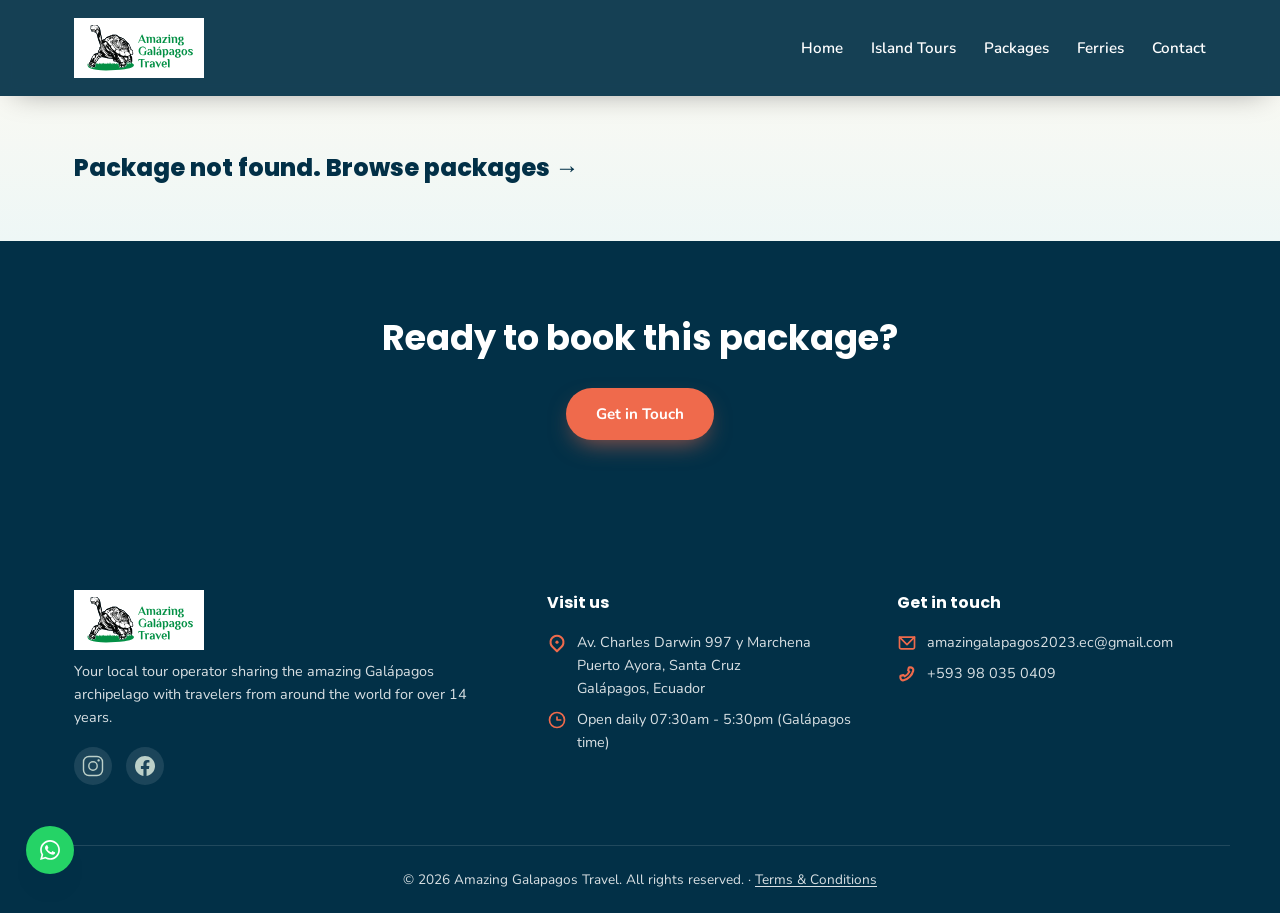
<file: package-detail.html>
<!DOCTYPE html>
<html lang="en">
<head>
<meta charset="UTF-8">
<meta name="viewport" content="width=device-width, initial-scale=1.0">
<title>Package Details | Amazing Galapagos Travel</title>
<meta name="description" content="Multi-day package itinerary and booking information — Amazing Galapagos Travel.">
<link rel="preconnect" href="https://fonts.googleapis.com">
<link rel="preconnect" href="https://fonts.gstatic.com" crossorigin>
<link href="https://fonts.googleapis.com/css2?family=Poppins:wght@500;600;700;800&family=Nunito:wght@400;500;600;700&display=swap" rel="stylesheet">
<link rel="stylesheet" href="assets/css/style.css">
</head>
<body class="subpage">

<!-- ============ HEADER / NAV ============ -->
<header class="site-header scrolled" id="header">
  <div class="container header-inner">
    <a href="index.html" class="logo">
      <img src="assets/images/logo.svg" alt="Amazing Galapagos Travel" class="logo-img">
    </a>

    <nav class="nav" id="nav">
      <a href="index.html">Home</a>
      <a href="islands.html">Island Tours</a>
      <a href="packages.html">Packages</a>
      <a href="ferries.html">Ferries</a>
      <a href="contact.html">Contact</a>
    </nav>

    <button class="hamburger" id="hamburger" aria-label="Toggle menu">
      <span></span><span></span><span></span>
    </button>
  </div>
</header>

<!-- ============ PACKAGE HEADER ============ -->
<section class="tour-detail-header">
  <div class="container">
    <a href="packages.html" class="island-back reveal">← Back to Packages</a>
    <div class="tour-detail-chiprow reveal">
      <span class="tour-detail-chip" id="pkgDurationChip">Duration</span>
    </div>
    <h1 class="tour-detail-title reveal" id="pkgTitle">Package Name</h1>
    <div class="tour-detail-meta reveal" id="pkgMeta"></div>
  </div>
</section>

<!-- ============ PACKAGE BODY ============ -->
<section class="tour-detail-body">
  <div class="container tour-detail-grid">
    <div class="tour-detail-main">
      <div class="tour-detail-gallery-main reveal" id="pkgGallery"><span id="pkgIcon">🐢</span></div>

      <div class="tour-detail-block reveal">
        <h2>Overview</h2>
        <p id="pkgOverview"></p>
      </div>

      <div class="tour-detail-block reveal">
        <h2>Day-by-Day Itinerary</h2>
        <div class="tour-detail-itinerary" id="pkgItinerary"></div>
      </div>

      <div class="tour-detail-includes reveal">
        <div class="tour-detail-includes-col">
          <h3>What's included</h3>
          <ul id="pkgIncluded"></ul>
        </div>
        <div class="tour-detail-includes-col tour-detail-includes-col--muted">
          <h3>Not included</h3>
          <ul id="pkgNotIncluded"></ul>
        </div>
      </div>
    </div>

    <aside class="tour-detail-booking reveal">
      <div class="tour-detail-booking-card">
        <p class="tour-detail-booking-location" id="pkgTitleSidebar"></p>
        <p class="tour-detail-booking-durationtype" id="pkgDurationSidebar"></p>
        <a href="index.html#contact" class="btn btn-primary btn-block">Book now</a>
        <a href="index.html#contact" class="tour-detail-whatsapp">💬 Ask on WhatsApp</a>
        <p class="tour-detail-cancel">Free cancellation up to 24h before</p>
      </div>
      <div class="tour-detail-meeting">
        <span class="tour-detail-meeting-icon">📍</span>
        <div>
          <strong>Meeting Point</strong>
          <p>Hotel pickup · Puerto Baquerizo Moreno</p>
        </div>
      </div>
    </aside>
  </div>
</section>

<!-- ============ CTA ============ -->
<section class="island-cta">
  <div class="container">
    <h2 class="reveal" id="pkgCtaHeading">Ready to book this package?</h2>
    <a href="index.html#contact" class="btn btn-primary reveal">Get in Touch</a>
  </div>
</section>

<!-- ============ FOOTER / CONTACT ============ -->
<footer class="site-footer">
  <div class="container footer-grid">
    <div>
      <a href="index.html" class="logo logo-footer">
        <img src="assets/images/logo.svg" alt="Amazing Galapagos Travel" class="logo-img">
      </a>
      <p>Your local tour operator sharing the amazing Galápagos archipelago with travelers from around the world for over 14 years.</p>
      <div class="social-row">
        <a href="#" aria-label="Instagram"><img src="assets/images/icon-instagram.svg" alt=""></a>
        <a href="#" aria-label="Facebook"><img src="assets/images/icon-facebook.svg" alt=""></a>
      </div>
    </div>

    <div>
      <h4>Visit us</h4>
      <p class="contact-icon-row"><img src="assets/images/icon-pin.svg" alt="" class="contact-icon"><span>Av. Charles Darwin 997 y Marchena<br>Puerto Ayora, Santa Cruz<br>Galápagos, Ecuador</span></p>
      <p class="contact-icon-row"><img src="assets/images/icon-clock.svg" alt="" class="contact-icon"><span>Open daily 07:30am - 5:30pm (Galápagos time)</span></p>
    </div>

    <div>
      <h4>Get in touch</h4>
      <p class="contact-icon-row"><img src="assets/images/icon-envelope.svg" alt="" class="contact-icon"><span>amazingalapagos2023.ec@gmail.com</span></p>
      <p class="contact-icon-row"><img src="assets/images/icon-phone.svg" alt="" class="contact-icon"><span>+593 98 035 0409</span></p>
    </div>
  </div>
  <div class="footer-bottom">
    <p>© <span id="year"></span> Amazing Galapagos Travel. All rights reserved. · <a href="terms.html" class="footer-legal-link">Terms &amp; Conditions</a></p>
  </div>
</footer>

<a href="https://wa.me/593980350409" target="_blank" rel="noopener" class="whatsapp-float" aria-label="Chat on WhatsApp">
  <img src="assets/images/icon-whatsapp-white.svg" alt="">
</a>

<button class="back-to-top" id="backToTop" aria-label="Back to top">↑</button>

<script src="assets/js/packages-data.js"></script>
<script src="assets/js/script.js"></script>
</body>
</html>
</file>
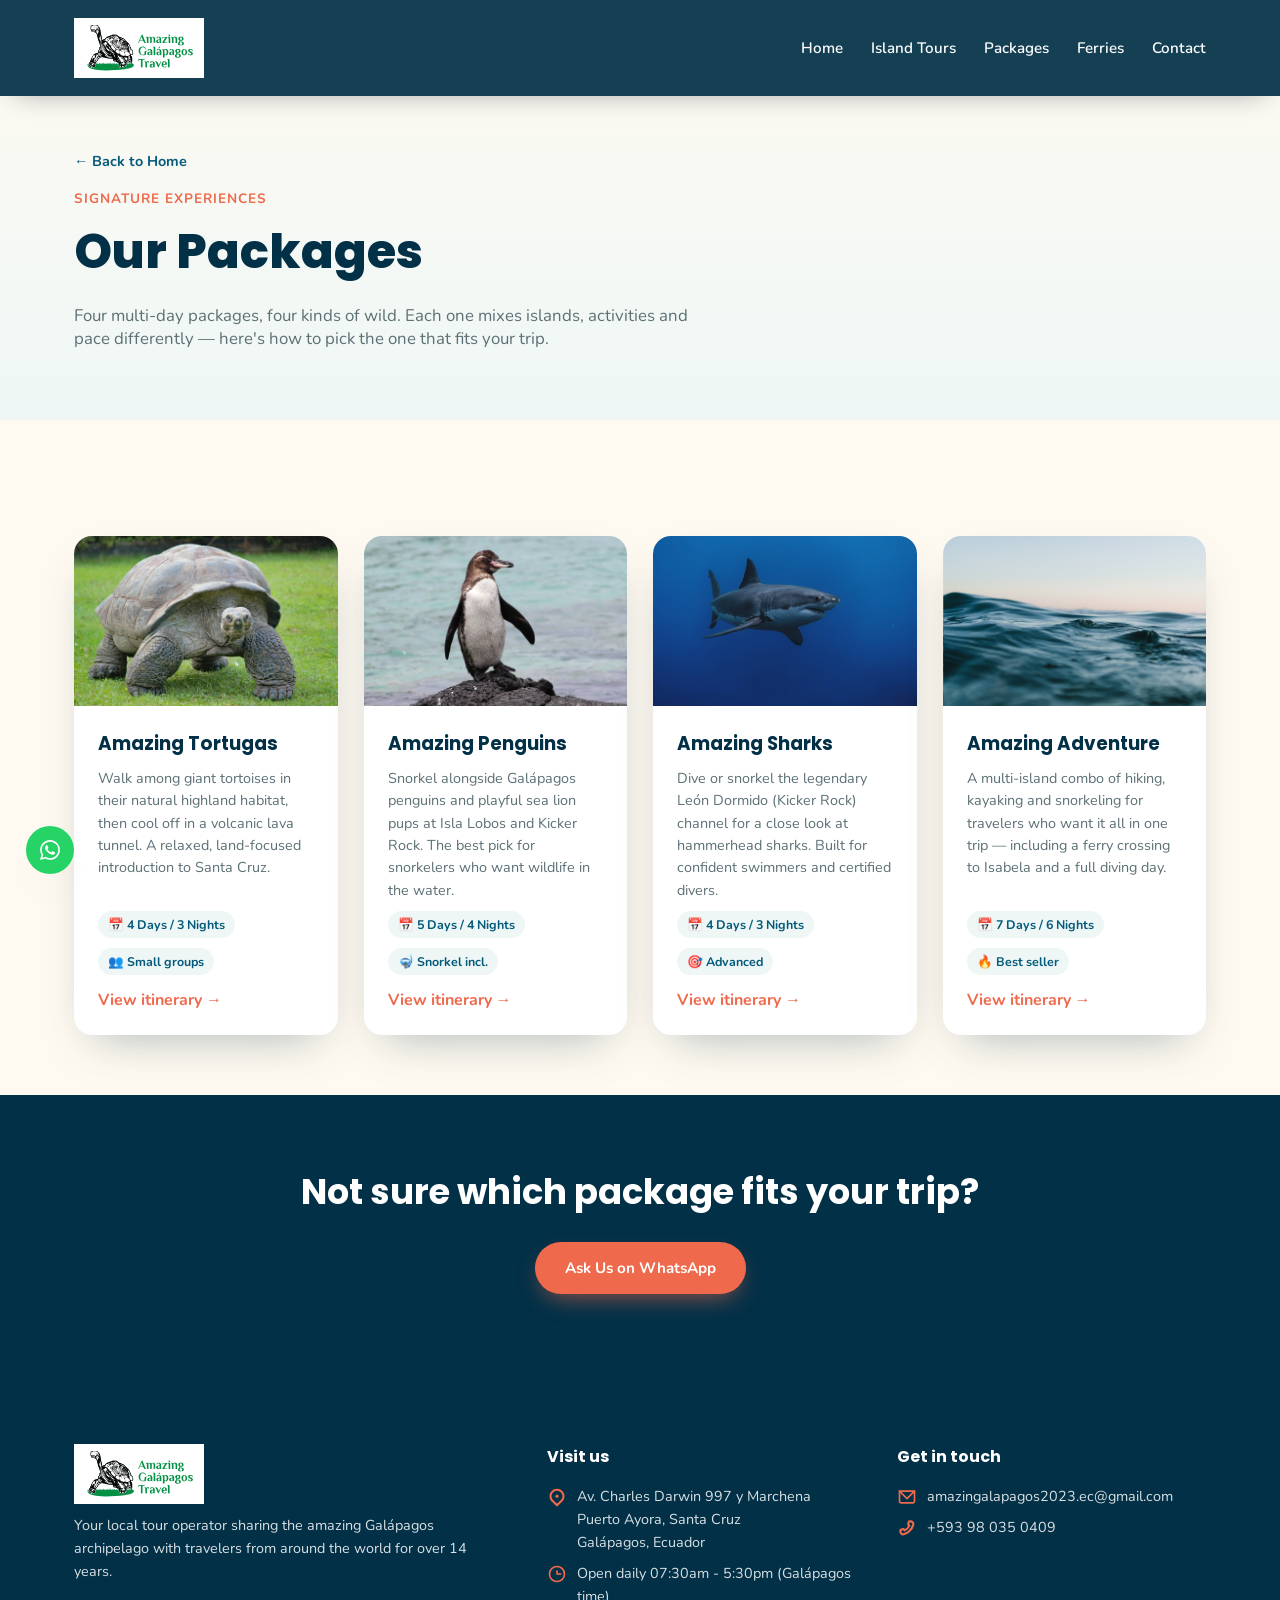
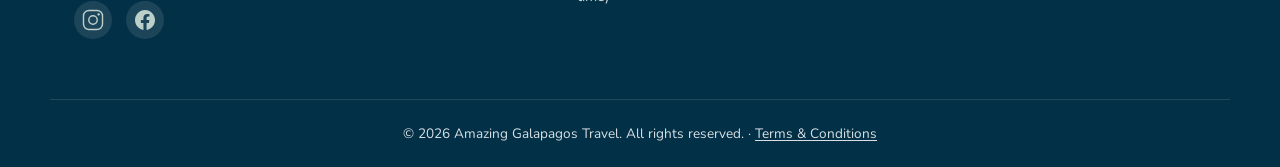
<file: packages.html>
<!DOCTYPE html>
<html lang="en">
<head>
<meta charset="UTF-8">
<meta name="viewport" content="width=device-width, initial-scale=1.0">
<title>Packages | Amazing Galapagos Travel</title>
<meta name="description" content="Four multi-day Galápagos packages — tortoises, penguins, sharks and a full multi-island adventure — with Amazing Galapagos Travel.">
<link rel="preconnect" href="https://fonts.googleapis.com">
<link rel="preconnect" href="https://fonts.gstatic.com" crossorigin>
<link href="https://fonts.googleapis.com/css2?family=Poppins:wght@500;600;700;800&family=Nunito:wght@400;500;600;700&display=swap" rel="stylesheet">
<link rel="stylesheet" href="assets/css/style.css">
</head>
<body class="subpage">

<!-- ============ HEADER / NAV ============ -->
<header class="site-header scrolled" id="header">
  <div class="container header-inner">
    <a href="index.html" class="logo">
      <img src="assets/images/logo.svg" alt="Amazing Galapagos Travel" class="logo-img">
    </a>

    <nav class="nav" id="nav">
      <a href="index.html">Home</a>
      <a href="islands.html">Island Tours</a>
      <a href="packages.html">Packages</a>
      <a href="ferries.html">Ferries</a>
      <a href="contact.html">Contact</a>
    </nav>

    <button class="hamburger" id="hamburger" aria-label="Toggle menu">
      <span></span><span></span><span></span>
    </button>
  </div>
</header>

<!-- ============ PAGE HEADER ============ -->
<section class="island-header">
  <div class="container">
    <a href="index.html" class="island-back reveal">← Back to Home</a>
    <p class="section-eyebrow island-header-eyebrow reveal">Signature experiences</p>
    <h1 class="island-header-title reveal">Our Packages</h1>
    <p class="island-header-sub reveal">Four multi-day packages, four kinds of wild. Each one mixes islands, activities and pace differently — here's how to pick the one that fits your trip.</p>
  </div>
</section>

<!-- ============ PACKAGES GRID ============ -->
<section class="tours-section">
  <div class="container">
    <div class="package-grid">
      <article class="package-card reveal">
        <div class="package-img" style="background-image:url('assets/images/package-tortugas.jpg')"></div>
        <div class="package-body">
          <h3>Amazing Tortugas</h3>
          <p>Walk among giant tortoises in their natural highland habitat, then cool off in a volcanic lava tunnel. A relaxed, land-focused introduction to Santa Cruz.</p>
          <div class="package-meta"><span>📅 4 Days / 3 Nights</span><span>👥 Small groups</span></div>
          <a href="package-detail.html?slug=amazing-tortugas" class="package-link">View itinerary →</a>
        </div>
      </article>

      <article class="package-card reveal">
        <div class="package-img" style="background-image:url('assets/images/package-penguins.jpg')"></div>
        <div class="package-body">
          <h3>Amazing Penguins</h3>
          <p>Snorkel alongside Galápagos penguins and playful sea lion pups at Isla Lobos and Kicker Rock. The best pick for snorkelers who want wildlife in the water.</p>
          <div class="package-meta"><span>📅 5 Days / 4 Nights</span><span>🤿 Snorkel incl.</span></div>
          <a href="package-detail.html?slug=amazing-penguins" class="package-link">View itinerary →</a>
        </div>
      </article>

      <article class="package-card reveal">
        <div class="package-img" style="background-image:url('assets/images/package-sharks.jpg')"></div>
        <div class="package-body">
          <h3>Amazing Sharks</h3>
          <p>Dive or snorkel the legendary León Dormido (Kicker Rock) channel for a close look at hammerhead sharks. Built for confident swimmers and certified divers.</p>
          <div class="package-meta"><span>📅 4 Days / 3 Nights</span><span>🎯 Advanced</span></div>
          <a href="package-detail.html?slug=amazing-sharks" class="package-link">View itinerary →</a>
        </div>
      </article>

      <article class="package-card reveal">
        <div class="package-img" style="background-image:url('assets/images/package-adventure.jpg')"></div>
        <div class="package-body">
          <h3>Amazing Adventure</h3>
          <p>A multi-island combo of hiking, kayaking and snorkeling for travelers who want it all in one trip — including a ferry crossing to Isabela and a full diving day.</p>
          <div class="package-meta"><span>📅 7 Days / 6 Nights</span><span>🔥 Best seller</span></div>
          <a href="package-detail.html?slug=amazing-adventure" class="package-link">View itinerary →</a>
        </div>
      </article>
    </div>
  </div>
</section>

<!-- ============ CTA ============ -->
<section class="island-cta">
  <div class="container">
    <h2 class="reveal">Not sure which package fits your trip?</h2>
    <a href="index.html#contact" class="btn btn-primary reveal">Ask Us on WhatsApp</a>
  </div>
</section>

<!-- ============ FOOTER / CONTACT ============ -->
<footer class="site-footer">
  <div class="container footer-grid">
    <div>
      <a href="index.html" class="logo logo-footer">
        <img src="assets/images/logo.svg" alt="Amazing Galapagos Travel" class="logo-img">
      </a>
      <p>Your local tour operator sharing the amazing Galápagos archipelago with travelers from around the world for over 14 years.</p>
      <div class="social-row">
        <a href="#" aria-label="Instagram"><img src="assets/images/icon-instagram.svg" alt=""></a>
        <a href="#" aria-label="Facebook"><img src="assets/images/icon-facebook.svg" alt=""></a>
      </div>
    </div>

    <div>
      <h4>Visit us</h4>
      <p class="contact-icon-row"><img src="assets/images/icon-pin.svg" alt="" class="contact-icon"><span>Av. Charles Darwin 997 y Marchena<br>Puerto Ayora, Santa Cruz<br>Galápagos, Ecuador</span></p>
      <p class="contact-icon-row"><img src="assets/images/icon-clock.svg" alt="" class="contact-icon"><span>Open daily 07:30am - 5:30pm (Galápagos time)</span></p>
    </div>

    <div>
      <h4>Get in touch</h4>
      <p class="contact-icon-row"><img src="assets/images/icon-envelope.svg" alt="" class="contact-icon"><span>amazingalapagos2023.ec@gmail.com</span></p>
      <p class="contact-icon-row"><img src="assets/images/icon-phone.svg" alt="" class="contact-icon"><span>+593 98 035 0409</span></p>
    </div>
  </div>
  <div class="footer-bottom">
    <p>© <span id="year"></span> Amazing Galapagos Travel. All rights reserved. · <a href="terms.html" class="footer-legal-link">Terms &amp; Conditions</a></p>
  </div>
</footer>

<a href="https://wa.me/593980350409" target="_blank" rel="noopener" class="whatsapp-float" aria-label="Chat on WhatsApp">
  <img src="assets/images/icon-whatsapp-white.svg" alt="">
</a>

<button class="back-to-top" id="backToTop" aria-label="Back to top">↑</button>

<script src="assets/js/script.js"></script>
</body>
</html>
</file>
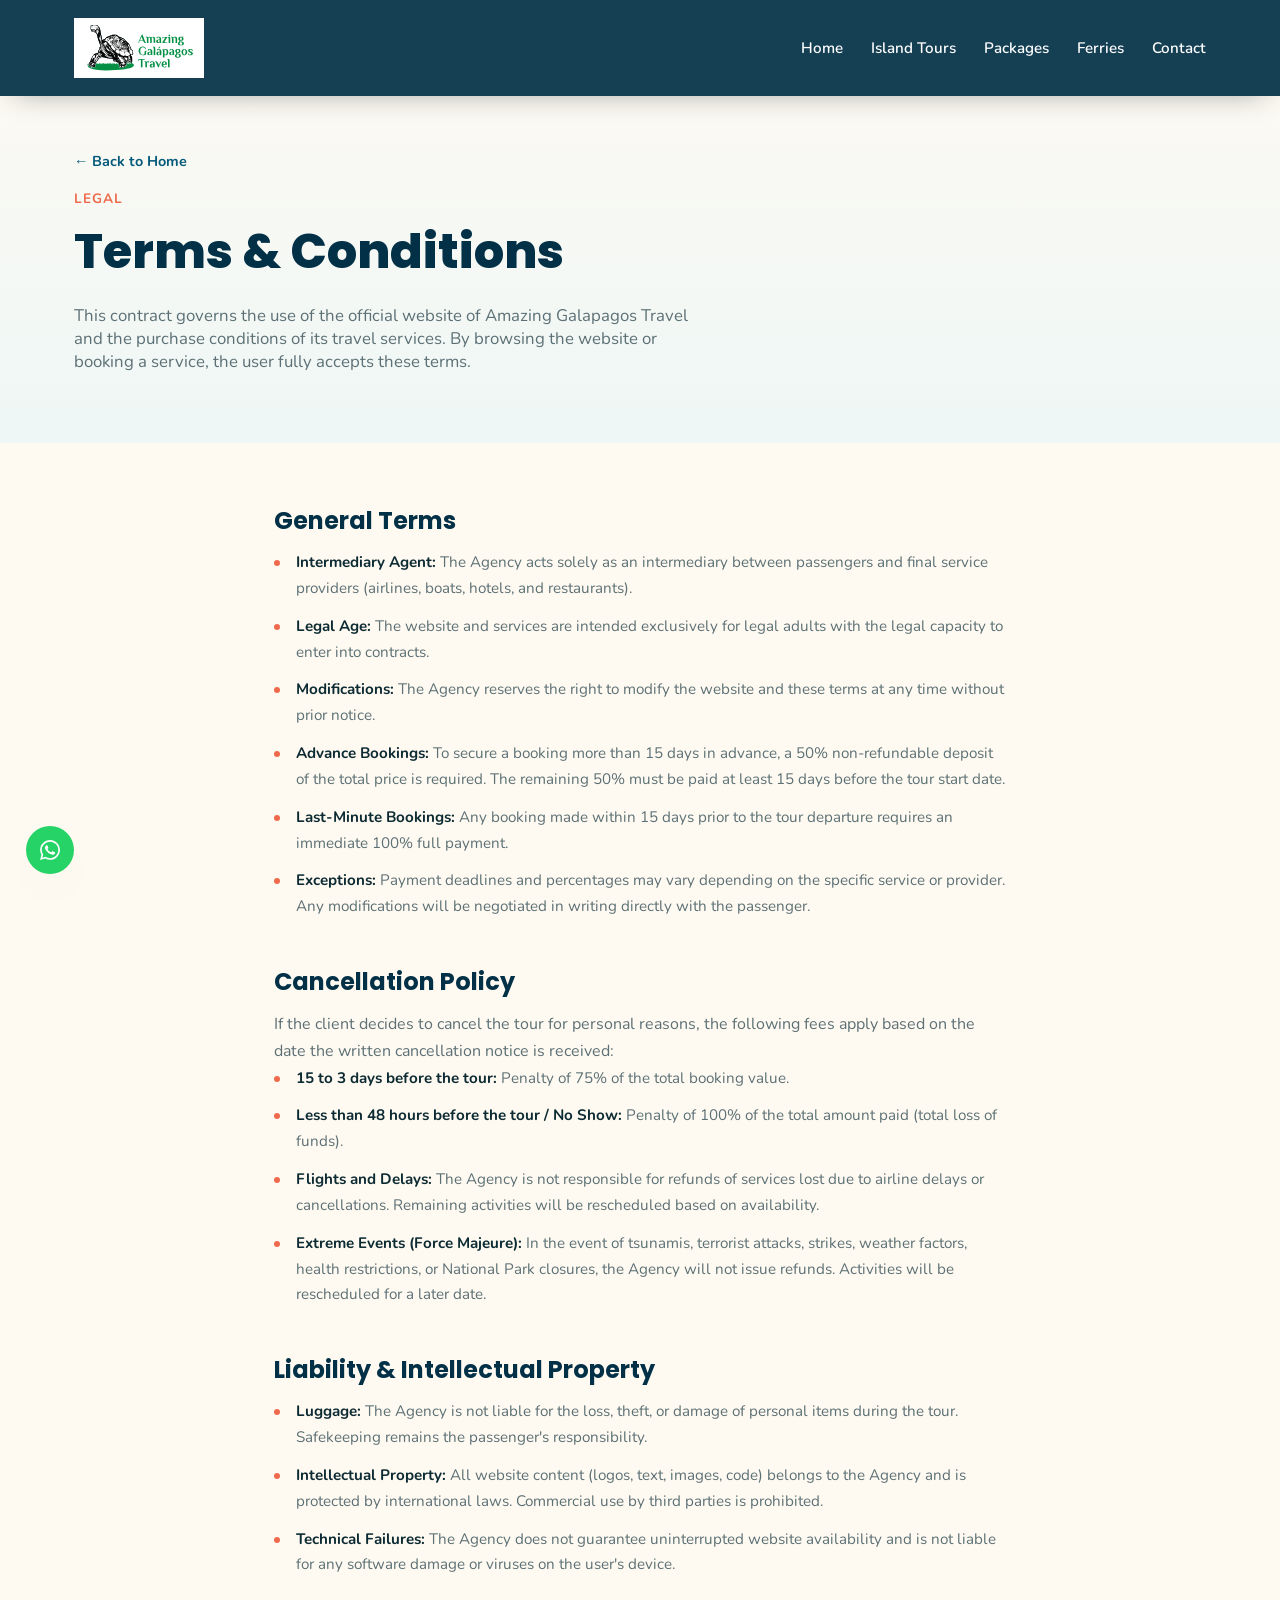
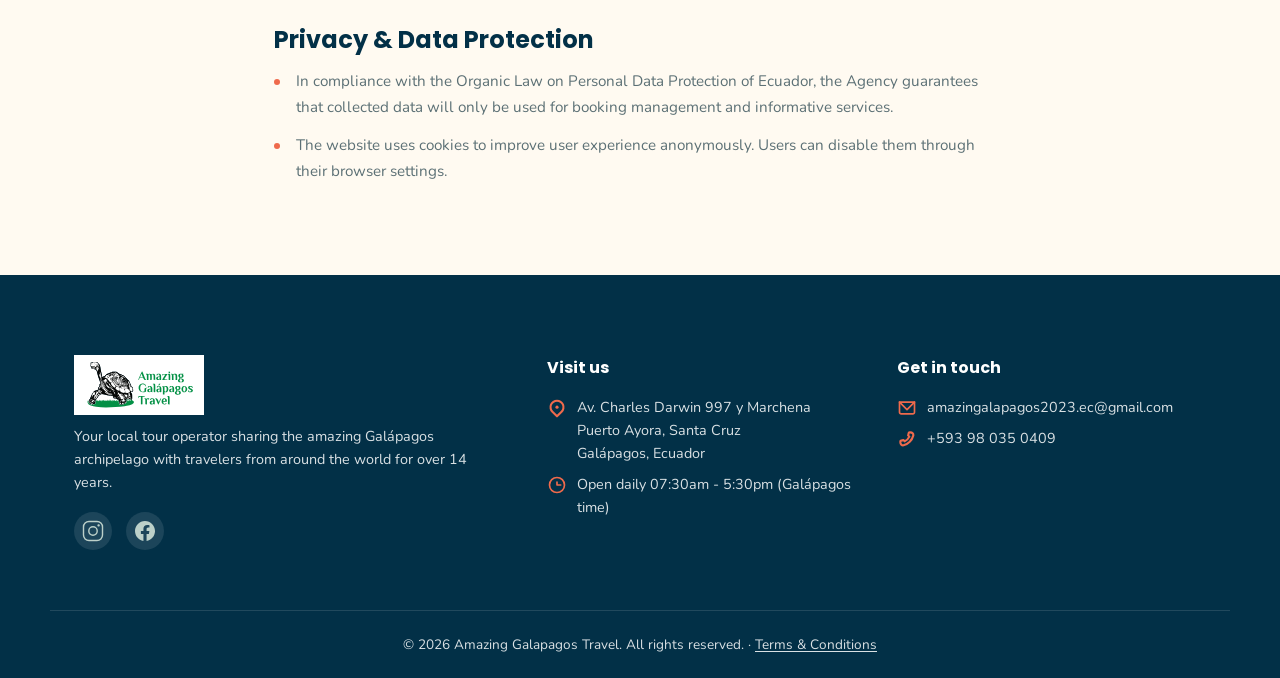
<file: terms.html>
<!DOCTYPE html>
<html lang="en">
<head>
<meta charset="UTF-8">
<meta name="viewport" content="width=device-width, initial-scale=1.0">
<title>Terms & Conditions | Amazing Galapagos Travel</title>
<meta name="description" content="Terms and conditions for booking tours, cruises and packages with Amazing Galapagos Travel.">
<link rel="preconnect" href="https://fonts.googleapis.com">
<link rel="preconnect" href="https://fonts.gstatic.com" crossorigin>
<link href="https://fonts.googleapis.com/css2?family=Poppins:wght@500;600;700;800&family=Nunito:wght@400;500;600;700&display=swap" rel="stylesheet">
<link rel="stylesheet" href="assets/css/style.css">
</head>
<body class="subpage">

<!-- ============ HEADER / NAV ============ -->
<header class="site-header scrolled" id="header">
  <div class="container header-inner">
    <a href="index.html" class="logo">
      <img src="assets/images/logo.svg" alt="Amazing Galapagos Travel" class="logo-img">
    </a>

    <nav class="nav" id="nav">
      <a href="index.html">Home</a>
      <a href="islands.html">Island Tours</a>
      <a href="packages.html">Packages</a>
      <a href="ferries.html">Ferries</a>
      <a href="contact.html">Contact</a>
    </nav>

    <button class="hamburger" id="hamburger" aria-label="Toggle menu">
      <span></span><span></span><span></span>
    </button>
  </div>
</header>

<!-- ============ PAGE HEADER ============ -->
<section class="island-header">
  <div class="container">
    <a href="index.html" class="island-back reveal">← Back to Home</a>
    <p class="section-eyebrow island-header-eyebrow reveal">Legal</p>
    <h1 class="island-header-title reveal">Terms &amp; Conditions</h1>
    <p class="island-header-sub reveal">This contract governs the use of the official website of Amazing Galapagos Travel and the purchase conditions of its travel services. By browsing the website or booking a service, the user fully accepts these terms.</p>
  </div>
</section>

<!-- ============ LEGAL CONTENT ============ -->
<section class="legal-section">
  <div class="container legal-container">

    <div class="tour-detail-block reveal">
      <h2>General Terms</h2>
      <ul class="legal-list">
        <li><strong>Intermediary Agent:</strong> The Agency acts solely as an intermediary between passengers and final service providers (airlines, boats, hotels, and restaurants).</li>
        <li><strong>Legal Age:</strong> The website and services are intended exclusively for legal adults with the legal capacity to enter into contracts.</li>
        <li><strong>Modifications:</strong> The Agency reserves the right to modify the website and these terms at any time without prior notice.</li>
        <li><strong>Advance Bookings:</strong> To secure a booking more than 15 days in advance, a 50% non-refundable deposit of the total price is required. The remaining 50% must be paid at least 15 days before the tour start date.</li>
        <li><strong>Last-Minute Bookings:</strong> Any booking made within 15 days prior to the tour departure requires an immediate 100% full payment.</li>
        <li><strong>Exceptions:</strong> Payment deadlines and percentages may vary depending on the specific service or provider. Any modifications will be negotiated in writing directly with the passenger.</li>
      </ul>
    </div>

    <div class="tour-detail-block reveal">
      <h2>Cancellation Policy</h2>
      <p>If the client decides to cancel the tour for personal reasons, the following fees apply based on the date the written cancellation notice is received:</p>
      <ul class="legal-list">
        <li><strong>15 to 3 days before the tour:</strong> Penalty of 75% of the total booking value.</li>
        <li><strong>Less than 48 hours before the tour / No Show:</strong> Penalty of 100% of the total amount paid (total loss of funds).</li>
        <li><strong>Flights and Delays:</strong> The Agency is not responsible for refunds of services lost due to airline delays or cancellations. Remaining activities will be rescheduled based on availability.</li>
        <li><strong>Extreme Events (Force Majeure):</strong> In the event of tsunamis, terrorist attacks, strikes, weather factors, health restrictions, or National Park closures, the Agency will not issue refunds. Activities will be rescheduled for a later date.</li>
      </ul>
    </div>

    <div class="tour-detail-block reveal">
      <h2>Liability &amp; Intellectual Property</h2>
      <ul class="legal-list">
        <li><strong>Luggage:</strong> The Agency is not liable for the loss, theft, or damage of personal items during the tour. Safekeeping remains the passenger's responsibility.</li>
        <li><strong>Intellectual Property:</strong> All website content (logos, text, images, code) belongs to the Agency and is protected by international laws. Commercial use by third parties is prohibited.</li>
        <li><strong>Technical Failures:</strong> The Agency does not guarantee uninterrupted website availability and is not liable for any software damage or viruses on the user's device.</li>
      </ul>
    </div>

    <div class="tour-detail-block reveal">
      <h2>Privacy &amp; Data Protection</h2>
      <ul class="legal-list">
        <li>In compliance with the Organic Law on Personal Data Protection of Ecuador, the Agency guarantees that collected data will only be used for booking management and informative services.</li>
        <li>The website uses cookies to improve user experience anonymously. Users can disable them through their browser settings.</li>
      </ul>
    </div>

  </div>
</section>

<!-- ============ FOOTER / CONTACT ============ -->
<footer class="site-footer">
  <div class="container footer-grid">
    <div>
      <a href="index.html" class="logo logo-footer">
        <img src="assets/images/logo.svg" alt="Amazing Galapagos Travel" class="logo-img">
      </a>
      <p>Your local tour operator sharing the amazing Galápagos archipelago with travelers from around the world for over 14 years.</p>
      <div class="social-row">
        <a href="#" aria-label="Instagram"><img src="assets/images/icon-instagram.svg" alt=""></a>
        <a href="#" aria-label="Facebook"><img src="assets/images/icon-facebook.svg" alt=""></a>
      </div>
    </div>

    <div>
      <h4>Visit us</h4>
      <p class="contact-icon-row"><img src="assets/images/icon-pin.svg" alt="" class="contact-icon"><span>Av. Charles Darwin 997 y Marchena<br>Puerto Ayora, Santa Cruz<br>Galápagos, Ecuador</span></p>
      <p class="contact-icon-row"><img src="assets/images/icon-clock.svg" alt="" class="contact-icon"><span>Open daily 07:30am - 5:30pm (Galápagos time)</span></p>
    </div>

    <div>
      <h4>Get in touch</h4>
      <p class="contact-icon-row"><img src="assets/images/icon-envelope.svg" alt="" class="contact-icon"><span>amazingalapagos2023.ec@gmail.com</span></p>
      <p class="contact-icon-row"><img src="assets/images/icon-phone.svg" alt="" class="contact-icon"><span>+593 98 035 0409</span></p>
    </div>
  </div>
  <div class="footer-bottom">
    <p>© <span id="year"></span> Amazing Galapagos Travel. All rights reserved. · <a href="terms.html" class="footer-legal-link">Terms &amp; Conditions</a></p>
  </div>
</footer>

<a href="https://wa.me/593980350409" target="_blank" rel="noopener" class="whatsapp-float" aria-label="Chat on WhatsApp">
  <img src="assets/images/icon-whatsapp-white.svg" alt="">
</a>

<button class="back-to-top" id="backToTop" aria-label="Back to top">↑</button>

<script src="assets/js/script.js"></script>
</body>
</html>
</file>
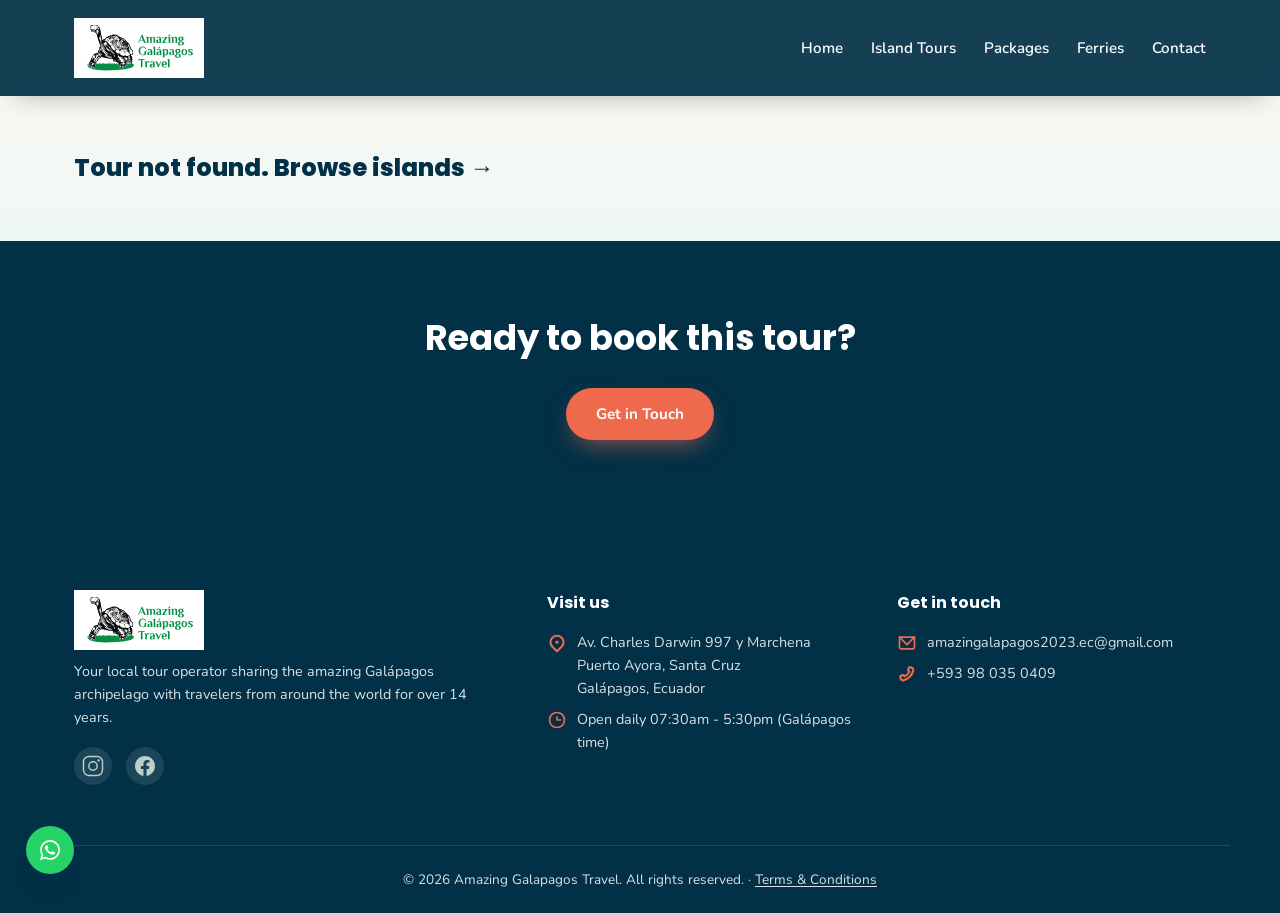
<file: tour-detail.html>
<!DOCTYPE html>
<html lang="en">
<head>
<meta charset="UTF-8">
<meta name="viewport" content="width=device-width, initial-scale=1.0">
<title>Tour Details | Amazing Galapagos Travel</title>
<meta name="description" content="Tour details, itinerary and booking information — Amazing Galapagos Travel.">
<link rel="preconnect" href="https://fonts.googleapis.com">
<link rel="preconnect" href="https://fonts.gstatic.com" crossorigin>
<link href="https://fonts.googleapis.com/css2?family=Poppins:wght@500;600;700;800&family=Nunito:wght@400;500;600;700&display=swap" rel="stylesheet">
<link rel="stylesheet" href="assets/css/style.css">
</head>
<body class="subpage">

<!-- ============ HEADER / NAV ============ -->
<header class="site-header scrolled" id="header">
  <div class="container header-inner">
    <a href="index.html" class="logo">
      <img src="assets/images/logo.svg" alt="Amazing Galapagos Travel" class="logo-img">
    </a>

    <nav class="nav" id="nav">
      <a href="index.html">Home</a>
      <a href="islands.html">Island Tours</a>
      <a href="packages.html">Packages</a>
      <a href="ferries.html">Ferries</a>
      <a href="contact.html">Contact</a>
    </nav>

    <button class="hamburger" id="hamburger" aria-label="Toggle menu">
      <span></span><span></span><span></span>
    </button>
  </div>
</header>

<!-- ============ TOUR HEADER ============ -->
<section class="tour-detail-header">
  <div class="container">
    <a href="#" class="island-back reveal" id="tourBackLink">← Back to tours</a>
    <h1 class="tour-detail-title reveal" id="tourTitle">Tour Name</h1>
    <div class="tour-detail-chiprow reveal">
      <span class="tour-detail-chip" id="tourChip">Island</span>
      <span class="tour-badge" id="tourCategoryBadge"></span>
    </div>
  </div>
</section>

<!-- ============ TOUR BODY ============ -->
<section class="tour-detail-body">
  <div class="container tour-detail-grid">
    <div class="tour-detail-main">
      <div class="tour-detail-gallery-main reveal" id="tourGallery"><span id="tourIcon">🏝️</span></div>

      <div class="tour-detail-block reveal">
        <h2>Overview</h2>
        <p id="tourOverview"></p>
      </div>

      <div class="tour-detail-block reveal">
        <h2>Highlights</h2>
        <ul class="tour-detail-highlights" id="tourHighlights"></ul>
      </div>

      <div class="tour-detail-includes reveal">
        <div class="tour-detail-includes-col">
          <h3>What's included</h3>
          <ul id="tourIncluded"></ul>
        </div>
      </div>

      <div class="tour-detail-block reveal">
        <h2>Itinerary</h2>
        <div class="tour-detail-itinerary" id="tourItinerary"></div>
      </div>

    </div>

    <aside class="tour-detail-booking reveal">
      <div class="tour-detail-booking-card">
        <p class="tour-detail-booking-location" id="tourBookingLocation"></p>
        <p class="tour-detail-booking-durationtype" id="tourBookingDurationType"></p>
        <a href="index.html#contact" class="btn btn-primary btn-block">Book now</a>
        <a href="index.html#contact" class="tour-detail-whatsapp">💬 Ask on WhatsApp</a>
        <p class="tour-detail-cancel">Free cancellation up to 24h before</p>
      </div>
      <div class="tour-detail-meeting">
        <span class="tour-detail-meeting-icon">📍</span>
        <div>
          <strong>Meeting Point</strong>
          <p id="tourMeetingPoint"></p>
        </div>
      </div>
      <div class="tour-detail-meeting">
        <span class="tour-detail-meeting-icon">👥</span>
        <div>
          <strong>Group Size</strong>
          <p id="tourGroupSize"></p>
        </div>
      </div>
    </aside>
  </div>
</section>

<!-- ============ CTA ============ -->
<section class="island-cta">
  <div class="container">
    <h2 class="reveal" id="tourCtaHeading">Ready to book this tour?</h2>
    <a href="index.html#contact" class="btn btn-primary reveal">Get in Touch</a>
  </div>
</section>

<!-- ============ FOOTER / CONTACT ============ -->
<footer class="site-footer">
  <div class="container footer-grid">
    <div>
      <a href="index.html" class="logo logo-footer">
        <img src="assets/images/logo.svg" alt="Amazing Galapagos Travel" class="logo-img">
      </a>
      <p>Your local tour operator sharing the amazing Galápagos archipelago with travelers from around the world for over 14 years.</p>
      <div class="social-row">
        <a href="#" aria-label="Instagram"><img src="assets/images/icon-instagram.svg" alt=""></a>
        <a href="#" aria-label="Facebook"><img src="assets/images/icon-facebook.svg" alt=""></a>
      </div>
    </div>

    <div>
      <h4>Visit us</h4>
      <p class="contact-icon-row"><img src="assets/images/icon-pin.svg" alt="" class="contact-icon"><span>Av. Charles Darwin 997 y Marchena<br>Puerto Ayora, Santa Cruz<br>Galápagos, Ecuador</span></p>
      <p class="contact-icon-row"><img src="assets/images/icon-clock.svg" alt="" class="contact-icon"><span>Open daily 07:30am - 5:30pm (Galápagos time)</span></p>
    </div>

    <div>
      <h4>Get in touch</h4>
      <p class="contact-icon-row"><img src="assets/images/icon-envelope.svg" alt="" class="contact-icon"><span>amazingalapagos2023.ec@gmail.com</span></p>
      <p class="contact-icon-row"><img src="assets/images/icon-phone.svg" alt="" class="contact-icon"><span>+593 98 035 0409</span></p>
    </div>
  </div>
  <div class="footer-bottom">
    <p>© <span id="year"></span> Amazing Galapagos Travel. All rights reserved. · <a href="terms.html" class="footer-legal-link">Terms &amp; Conditions</a></p>
  </div>
</footer>

<a href="https://wa.me/593980350409" target="_blank" rel="noopener" class="whatsapp-float" aria-label="Chat on WhatsApp">
  <img src="assets/images/icon-whatsapp-white.svg" alt="">
</a>

<button class="back-to-top" id="backToTop" aria-label="Back to top">↑</button>

<script src="assets/js/tours-data.js"></script>
<script src="assets/js/script.js"></script>
</body>
</html>
</file>
<file: assets/css/style.css>
/* ============ RESET & VARIABLES ============ */
* { margin: 0; padding: 0; box-sizing: border-box; }

:root {
  --ocean-deep: #023047;
  --ocean: #045a7a;
  --green: #039045;
  --green-light: #5cf3a3;
  --sand: #f6ead3;
  --sand-light: #fffaf1;
  --coral: #ef6a4c;
  --coral-dark: #d4502f;
  --ink: #0d2b33;
  --gray: #5c7075;
  --radius: 18px;
  --shadow: 0 20px 45px -20px rgba(2, 48, 71, 0.35);
  --transition: 0.35s cubic-bezier(.22,1,.36,1);
}

html { scroll-behavior: smooth; }

body {
  font-family: 'Nunito', sans-serif;
  color: var(--ink);
  background: var(--sand-light);
  overflow-x: hidden;
}

h1, h2, h3, h4 { font-family: 'Poppins', sans-serif; }

img { max-width: 100%; display: block; }
a { text-decoration: none; color: inherit; }
ul { list-style: none; }

.container {
  max-width: 1180px;
  margin: 0 auto;
  padding: 0 24px;
}

.text-gradient {
  background: linear-gradient(90deg, var(--green-light), var(--coral));
  -webkit-background-clip: text;
  background-clip: text;
  color: transparent;
}

/* ============ BUTTONS ============ */
.btn {
  display: inline-flex;
  align-items: center;
  justify-content: center;
  gap: 8px;
  padding: 14px 28px;
  border-radius: 50px;
  font-weight: 700;
  font-size: 0.95rem;
  border: 2px solid transparent;
  cursor: pointer;
  transition: transform var(--transition), box-shadow var(--transition), background var(--transition), color var(--transition);
  white-space: nowrap;
}
.btn-primary {
  background: var(--coral);
  color: #fff;
  box-shadow: 0 10px 25px -8px rgba(239, 106, 76, 0.65);
}
.btn-primary:hover { transform: translateY(-3px) scale(1.03); box-shadow: 0 16px 30px -10px rgba(239, 106, 76, 0.75); }
.btn-outline {
  background: transparent;
  border-color: rgba(255,255,255,0.8);
  color: #fff;
}
.btn-outline:hover { background: rgba(255,255,255,0.15); transform: translateY(-3px); }
.btn-sm { padding: 10px 20px; font-size: 0.85rem; }
.btn-block { width: 100%; }

/* ============ REVEAL ANIMATION ============ */
.reveal {
  opacity: 0;
  transform: translateY(28px);
  transition: opacity 0.8s ease, transform 0.8s ease;
}
.reveal.in-view { opacity: 1; transform: translateY(0); }

/* ============ HEADER ============ */
.site-header {
  position: fixed;
  top: 0; left: 0; right: 0;
  z-index: 1000;
  padding: 18px 0;
  transition: background var(--transition), padding var(--transition), box-shadow var(--transition);
}
.site-header.scrolled {
  background: rgba(2, 48, 71, 0.92);
  backdrop-filter: blur(8px);
  padding: 10px 0;
  box-shadow: 0 10px 30px -15px rgba(0,0,0,0.4);
}
.header-inner {
  display: flex;
  align-items: center;
  justify-content: space-between;
  gap: 20px;
}
.logo {
  display: flex;
  align-items: center;
}
.logo-img { height: 60px; width: auto; display: block; }

.nav {
  display: flex;
  gap: 28px;
}
.nav a {
  color: #fff;
  font-weight: 600;
  font-size: 0.95rem;
  position: relative;
  padding: 4px 0;
}
.nav a::after {
  content: '';
  position: absolute;
  left: 0; bottom: -2px;
  height: 2px; width: 0;
  background: var(--green-light);
  transition: width var(--transition);
}
.nav a:hover::after { width: 100%; }

.hamburger {
  display: none;
  flex-direction: column;
  gap: 5px;
  background: none;
  border: none;
  cursor: pointer;
  z-index: 1100;
}
.hamburger span {
  width: 26px; height: 2px;
  background: #fff;
  transition: transform var(--transition), opacity var(--transition);
}
.hamburger.open span:nth-child(1) { transform: translateY(7px) rotate(45deg); }
.hamburger.open span:nth-child(2) { opacity: 0; }
.hamburger.open span:nth-child(3) { transform: translateY(-7px) rotate(-45deg); }

/* ============ HERO ============ */
.hero {
  position: relative;
  min-height: 100vh;
  display: flex;
  align-items: center;
  color: #fff;
  overflow: hidden;
}
.hero-media {
  position: absolute;
  inset: 0;
  z-index: 0;
}
.hero-video {
  position: absolute;
  inset: 0;
  width: 100%; height: 100%;
  object-fit: cover;
  z-index: 1;
}
.hero-video.hidden { display: none; }
.hero-slideshow {
  position: absolute;
  inset: 0;
  z-index: 0;
}
.slide {
  position: absolute;
  inset: 0;
  background-size: cover;
  background-position: center;
  opacity: 0;
  transform: scale(1.08);
  transition: opacity 2.2s ease;
  animation: kenburns 16s ease-in-out infinite;
}
.slide-active { opacity: 1; z-index: 1; }
@keyframes kenburns {
  0% { transform: scale(1.05) translate(0,0); }
  50% { transform: scale(1.15) translate(-1.5%, -1%); }
  100% { transform: scale(1.05) translate(0,0); }
}
.hero-overlay {
  position: absolute;
  inset: 0;
  z-index: 2;
  background: linear-gradient(180deg, rgba(2,48,71,0.55) 0%, rgba(2,48,71,0.55) 40%, rgba(2,48,71,0.85) 100%);
}
.hero-waves {
  position: absolute;
  left: 0; right: 0; bottom: -2px;
  z-index: 3;
  line-height: 0;
}
.hero-waves svg { width: 100%; height: 90px; }
.hero-waves path { fill: var(--sand-light); }

.hero-content {
  position: relative;
  z-index: 4;
  padding-top: 110px;
  text-align: center;
  display: flex;
  flex-direction: column;
  align-items: center;
}
.hero-eyebrow {
  letter-spacing: 1px;
  font-weight: 700;
  color: var(--green-light);
  margin-bottom: 14px;
}
.hero h1 {
  font-size: clamp(2.4rem, 6vw, 4.2rem);
  font-weight: 800;
  line-height: 1.08;
  max-width: 900px;
}
.hero-sub {
  margin: 22px auto 0;
  max-width: 620px;
  font-size: 1.15rem;
  opacity: 0.92;
}
.hero-actions {
  margin-top: 34px;
  display: flex;
  gap: 16px;
  flex-wrap: wrap;
  justify-content: center;
}
.hero-stats {
  margin-top: 60px;
  display: flex;
  gap: 50px;
  flex-wrap: wrap;
  justify-content: center;
}
.stat { display: flex; flex-direction: column; align-items: center; }
.stat-num {
  font-family: 'Poppins', sans-serif;
  font-size: 2.1rem;
  font-weight: 800;
  color: var(--green-light);
}
.stat-label { font-size: 0.85rem; opacity: 0.85; }

.scroll-cue {
  position: absolute;
  bottom: 26px; left: 50%;
  transform: translateX(-50%);
  z-index: 4;
  width: 26px; height: 42px;
  border: 2px solid rgba(255,255,255,0.7);
  border-radius: 20px;
}
.scroll-cue span {
  position: absolute;
  top: 6px; left: 50%;
  width: 5px; height: 5px;
  margin-left: -2.5px;
  background: #fff;
  border-radius: 50%;
  animation: scrollcue 1.6s ease infinite;
}
@keyframes scrollcue {
  0% { opacity: 1; top: 6px; }
  70% { opacity: 0; top: 24px; }
  100% { opacity: 0; top: 6px; }
}

/* ============ SECTION HEADINGS ============ */
section { padding: 110px 0; position: relative; }
.section-eyebrow {
  text-align: center;
  font-weight: 700;
  color: var(--coral);
  letter-spacing: 1px;
  text-transform: uppercase;
  font-size: 0.85rem;
  margin-bottom: 10px;
}
.section-title {
  text-align: center;
  font-size: clamp(1.9rem, 4vw, 2.6rem);
  font-weight: 700;
  color: var(--ocean-deep);
}
.section-sub {
  text-align: center;
  max-width: 620px;
  margin: 16px auto 0;
  color: var(--gray);
  font-size: 1.05rem;
}
.section-eyebrow-light { color: var(--green-light); }
.section-title-light, .section-sub-light { color: #fff; text-align: left; margin-left: 0; }
.section-eyebrow-light { text-align: left; }

/* ============ ISLANDS ============ */
.islands { background: var(--sand-light); }
.island-grid {
  margin-top: 56px;
  display: grid;
  grid-template-columns: repeat(3, 1fr);
  gap: 30px;
}
.island-card {
  background: #fff;
  border-radius: var(--radius);
  overflow: hidden;
  box-shadow: var(--shadow);
  transition: transform var(--transition), box-shadow var(--transition);
}
.island-card:hover { transform: translateY(-10px); box-shadow: 0 30px 55px -20px rgba(2,48,71,0.4); }
.island-img {
  height: 220px;
  background-size: cover;
  background-position: center;
  position: relative;
  transition: transform 0.6s ease;
}
.island-card:hover .island-img { transform: scale(1.06); }
.island-badge {
  position: absolute;
  top: 14px; left: 14px;
  background: rgba(2,48,71,0.75);
  color: #fff;
  font-size: 0.72rem;
  font-weight: 700;
  padding: 6px 12px;
  border-radius: 50px;
}
.island-body { padding: 26px; }
.island-body h3 { font-size: 1.3rem; margin-bottom: 10px; color: var(--ocean-deep); }
.island-body p { color: var(--gray); font-size: 0.95rem; line-height: 1.6; }
.island-link {
  display: inline-block;
  margin-top: 16px;
  font-weight: 700;
  color: var(--coral);
  transition: transform var(--transition);
}
.island-link:hover { transform: translateX(4px); }

/* ============ PACKAGES ============ */
.packages { background: linear-gradient(180deg, #eef7f6, var(--sand-light)); }
.package-grid {
  margin-top: 56px;
  display: grid;
  grid-template-columns: repeat(4, 1fr);
  gap: 26px;
}
.package-card {
  background: #fff;
  border-radius: var(--radius);
  overflow: hidden;
  box-shadow: var(--shadow);
  transition: transform var(--transition), box-shadow var(--transition);
  display: flex;
  flex-direction: column;
}
.package-card:hover { transform: translateY(-12px) rotate(-0.4deg); box-shadow: 0 30px 55px -20px rgba(2,48,71,0.4); }
.package-img {
  height: 170px;
  background-size: cover;
  background-position: center;
}
.package-body { padding: 24px; display: flex; flex-direction: column; gap: 10px; flex: 1; }
@keyframes float {
  0%, 100% { transform: translateY(0); }
  50% { transform: translateY(-6px); }
}
.package-body h3 {
  font-size: 1.15rem;
  color: var(--ocean-deep);
  animation: float 3s ease-in-out infinite;
}
.package-body p { color: var(--gray); font-size: 0.9rem; line-height: 1.55; flex: 1; }
.package-meta {
  display: flex;
  gap: 10px;
  font-size: 0.78rem;
  color: var(--ocean);
  font-weight: 700;
  flex-wrap: wrap;
}
.package-meta span { background: #eef7f6; padding: 5px 10px; border-radius: 50px; }
.package-link {
  display: inline-block;
  margin-top: 4px;
  font-weight: 700;
  color: var(--coral);
  transition: transform var(--transition);
}
.package-link:hover { transform: translateX(4px); }

/* ============ WHERE TO STAY ============ */
.stays { background: var(--sand-light); }
.stay-grid {
  margin-top: 56px;
  display: grid;
  grid-template-columns: repeat(3, 1fr);
  gap: 26px;
}
.stay-card {
  position: relative;
  background: #fff;
  border-radius: var(--radius);
  overflow: hidden;
  box-shadow: var(--shadow);
  transition: transform var(--transition), box-shadow var(--transition);
  display: flex;
  flex-direction: column;
}
.stay-card:hover { transform: translateY(-10px); box-shadow: 0 30px 55px -20px rgba(2,48,71,0.4); }
.stay-card-featured { border: 2px solid var(--green); }
.stay-featured-badge {
  position: absolute;
  top: 14px; right: 14px;
  z-index: 2;
  background: var(--coral);
  color: #fff;
  font-size: 0.72rem;
  font-weight: 700;
  padding: 6px 12px;
  border-radius: 50px;
}
.stay-img {
  height: 188px;
  background-size: cover;
  background-position: center;
}
.stay-body { padding: 24px; display: flex; flex-direction: column; gap: 10px; flex: 1; }
.stay-head { display: flex; align-items: center; justify-content: space-between; gap: 10px; }
.stay-head h3 { font-size: 1.25rem; color: var(--ocean-deep); }
.stay-rating { color: var(--coral); letter-spacing: 1px; font-size: 0.85rem; }
.stay-rating-empty { color: #d8dfe0; }
.stay-class {
  font-weight: 700;
  font-size: 0.75rem;
  letter-spacing: 1px;
  text-transform: uppercase;
  color: var(--gray);
}
.stay-desc { color: var(--gray); font-size: 0.9rem; line-height: 1.55; }
.stay-benefits { margin-top: 4px; }
.stay-benefits-label {
  font-weight: 700;
  font-size: 0.72rem;
  letter-spacing: 1px;
  text-transform: uppercase;
  color: var(--gray);
  margin-bottom: 8px;
}
.stay-benefits ul { list-style: none; display: flex; flex-direction: column; gap: 6px; }
.stay-benefits li {
  position: relative;
  padding-left: 26px;
  font-size: 0.88rem;
  color: var(--ink);
}
.stay-benefits li::before {
  content: "✓";
  position: absolute;
  left: 0; top: 0;
  width: 18px; height: 18px;
  display: flex;
  align-items: center;
  justify-content: center;
  border-radius: 50%;
  background: rgba(3,144,69,0.12);
  color: var(--green);
  font-size: 0.68rem;
  font-weight: 700;
}

.partner-hotels { margin-top: 60px; text-align: center; }
.partner-hotels-label {
  font-family: 'Poppins', sans-serif;
  font-weight: 600;
  font-size: 0.8rem;
  letter-spacing: 2px;
  text-transform: uppercase;
  color: var(--gray);
}
.partner-hotels-logos {
  margin-top: 28px;
  display: flex;
  flex-wrap: wrap;
  align-items: center;
  justify-content: center;
  gap: 44px;
}
.partner-hotels-logos img { height: 52px; width: auto; object-fit: contain; }

/* ============ CRUISES ============ */
.cruises {
  position: relative;
  color: #fff;
  overflow: hidden;
}
.cruise-bg {
  position: absolute; inset: 0;
  background-size: cover;
  background-position: center;
  background-attachment: fixed;
}
.cruise-overlay {
  position: absolute; inset: 0;
  background: linear-gradient(120deg, rgba(2,48,71,0.94) 35%, rgba(2,48,71,0.55));
}
.cruise-inner {
  position: relative;
  z-index: 2;
  display: grid;
  grid-template-columns: 1fr 1fr;
  gap: 60px;
  align-items: center;
}
.cruise-list { margin: 26px 0; display: flex; flex-direction: column; gap: 14px; }
.cruise-list li {
  background: rgba(255,255,255,0.08);
  border-left: 3px solid var(--green-light);
  padding: 12px 18px;
  border-radius: 8px;
  font-size: 0.95rem;
}
.cruise-thumb {
  border-radius: var(--radius);
  box-shadow: var(--shadow);
  max-width: 340px;
}

.cruise-form, .contact-form {
  background: #fff;
  color: var(--ink);
  border-radius: var(--radius);
  padding: 34px;
  box-shadow: var(--shadow);
  position: relative;
}
.cruise-form h3, .contact-form h3 { margin-bottom: 18px; color: var(--ocean-deep); }
.form-row { display: grid; grid-template-columns: 1fr 1fr; gap: 16px; }
.form-field { margin-bottom: 16px; display: flex; flex-direction: column; gap: 6px; }
.form-field label { font-size: 0.82rem; font-weight: 700; color: var(--gray); }
.form-field input, .form-field select, .form-field textarea {
  padding: 12px 14px;
  border: 1.5px solid #e1e6e6;
  border-radius: 10px;
  font-family: inherit;
  font-size: 0.95rem;
  transition: border-color var(--transition);
}
.form-field input:focus, .form-field select:focus, .form-field textarea:focus {
  outline: none;
  border-color: var(--green);
}
.form-note { text-align: center; font-size: 0.8rem; color: var(--gray); margin-top: 12px; }

.form-success {
  display: none;
  position: absolute;
  inset: 0;
  background: #fff;
  border-radius: var(--radius);
  flex-direction: column;
  align-items: center;
  justify-content: center;
  gap: 14px;
  text-align: center;
  padding: 40px;
}
.form-success span { font-size: 2.6rem; animation: pop 0.6s ease; }
.form-success.show { display: flex; }
@keyframes pop {
  0% { transform: scale(0); }
  70% { transform: scale(1.15); }
  100% { transform: scale(1); }
}

/* ============ FERRIES ============ */
.ferries { padding-top: 0; padding-bottom: 0; margin: 80px 0; }
.ferry-panel {
  display: flex;
  align-items: center;
  justify-content: space-between;
  gap: 48px;
  flex-wrap: wrap;
}
.ferry-info { flex: 1 1 360px; max-width: 460px; }
.ferry-eyebrow {
  font-weight: 700;
  color: var(--coral);
  letter-spacing: 1px;
  text-transform: uppercase;
  font-size: 0.85rem;
  margin-bottom: 10px;
}
.ferry-title {
  font-size: clamp(1.6rem, 3vw, 2.1rem);
  font-weight: 700;
  color: var(--ocean-deep);
  margin-bottom: 12px;
}
.ferry-desc { color: var(--gray); font-size: 1rem; line-height: 1.6; margin-bottom: 24px; }
.ferry-photo {
  flex: 1 1 480px;
  max-width: 620px;
  height: 360px;
  border-radius: var(--radius);
  background-size: cover;
  background-position: center;
  box-shadow: var(--shadow);
}

/* ============ FERRIES PAGE (routes / expect / note) ============ */
.route-grid {
  margin-top: 32px;
  display: grid;
  grid-template-columns: repeat(3, 1fr);
  gap: 24px;
}
.route-grid-2col { grid-template-columns: repeat(2, 1fr); max-width: 780px; margin-left: auto; margin-right: auto; }
.route-grid-4col { grid-template-columns: repeat(4, 1fr); }
.route-card {
  background: #fff;
  border-radius: var(--radius);
  box-shadow: var(--shadow);
  padding: 26px;
  display: flex;
  flex-direction: column;
  gap: 14px;
}
.route-card-head {
  display: flex;
  align-items: center;
  justify-content: space-between;
  gap: 12px;
  padding-bottom: 14px;
  border-bottom: 1px solid #ece9dd;
}
.route-card-head h3 {
  font-family: 'Poppins', sans-serif;
  font-weight: 700;
  font-size: 1.05rem;
  color: var(--ocean-deep);
}
.route-leg { display: flex; flex-direction: column; gap: 2px; }
.route-leg-label { font-weight: 700; font-size: 0.85rem; color: var(--ink); }
.route-leg-times { font-size: 0.85rem; color: var(--gray); }
.route-note {
  margin-top: 24px;
  background: #f4f1e8;
  border: 1px solid #ece9dd;
  border-radius: 12px;
  padding: 14px 18px;
  color: var(--gray);
  font-size: 0.9rem;
  display: flex;
  align-items: center;
  gap: 10px;
}
.route-note img { width: 16px; height: 16px; flex-shrink: 0; }
.included-list {
  margin-top: 20px;
  display: flex;
  flex-wrap: wrap;
  justify-content: center;
  gap: 28px;
}
.included-list li {
  font-weight: 700;
  font-size: 0.9rem;
  color: var(--ink);
}

.ferries-expect-section { padding-top: 10px; }
.expect-grid {
  margin-top: 32px;
  display: grid;
  grid-template-columns: repeat(4, 1fr);
  gap: 20px;
}
.expect-item {
  display: flex;
  flex-direction: column;
  align-items: center;
  text-align: center;
  gap: 10px;
  background: #fff;
  border-radius: var(--radius);
  box-shadow: var(--shadow);
  padding: 24px 18px;
  font-size: 0.9rem;
  color: var(--ink);
  font-weight: 700;
}
.expect-icon { font-size: 2rem; }
.expect-icon img { width: 32px; height: 32px; }

/* ============ REVIEWS ============ */
.reviews { background: var(--sand-light); }
.reviews-score {
  display: flex;
  justify-content: center;
  align-items: center;
  gap: 10px;
  margin-top: 20px;
  font-weight: 700;
  color: var(--ocean-deep);
}
.stars { color: #f5b301; letter-spacing: 2px; }
.reviews-track-wrap {
  margin-top: 46px;
  display: flex;
  align-items: center;
  gap: 16px;
}
.reviews-track {
  display: flex;
  gap: 22px;
  overflow-x: auto;
  scroll-behavior: smooth;
  scrollbar-width: none;
  padding: 6px;
}
.reviews-track::-webkit-scrollbar { display: none; }
.review-card {
  min-width: 300px;
  max-width: 300px;
  background: #fff;
  border-radius: var(--radius);
  padding: 26px;
  box-shadow: var(--shadow);
  flex-shrink: 0;
  transition: transform var(--transition);
}
.review-card:hover { transform: translateY(-6px); }
.review-stars { color: #f5b301; margin-bottom: 12px; letter-spacing: 2px; }
.review-card h4 { font-size: 1rem; color: var(--ocean-deep); margin-bottom: 10px; }
.review-card p { font-size: 0.9rem; color: var(--gray); line-height: 1.6; min-height: 78px; }
.review-author { display: flex; align-items: center; gap: 12px; margin-top: 16px; }
.avatar {
  width: 40px; height: 40px;
  border-radius: 50%;
  background: var(--green);
  color: #fff;
  display: flex; align-items: center; justify-content: center;
  font-weight: 700;
  font-size: 0.85rem;
  flex-shrink: 0;
}
.review-author strong { display: block; font-size: 0.88rem; color: var(--ocean-deep); }
.review-author small { color: var(--gray); font-size: 0.75rem; }
.review-nav {
  width: 44px; height: 44px;
  border-radius: 50%;
  border: none;
  background: #fff;
  box-shadow: var(--shadow);
  font-size: 1.4rem;
  cursor: pointer;
  color: var(--ocean-deep);
  flex-shrink: 0;
  transition: background var(--transition), color var(--transition);
}
.review-nav:hover { background: var(--coral); color: #fff; }
.tripadvisor-link {
  display: block;
  text-align: center;
  margin-top: 34px;
  font-weight: 700;
  color: var(--ocean);
}
.tripadvisor-link:hover { color: var(--coral); }

/* ============ GALLERY ============ */
.gallery { background: linear-gradient(180deg, var(--sand-light), #eef7f6); overflow: hidden; }

/* ============ COVERFLOW CAROUSEL ============ */
.coverflow { margin-top: 50px; }
.coverflow-stage {
  position: relative;
  width: 100%;
  aspect-ratio: 1132 / 432;
}
.coverflow-slide {
  position: absolute;
  border-radius: 24px;
  overflow: hidden;
  background: var(--ocean-deep);
  box-shadow: var(--shadow);
  transition: opacity 0.3s ease-out, transform 0.3s ease-out;
}
.coverflow-slide::after {
  content: '';
  position: absolute;
  inset: 0;
  background: rgba(0, 0, 0, 0.2);
  mix-blend-mode: overlay;
  pointer-events: none;
}
.coverflow-slide img {
  position: absolute;
  width: 100%;
  height: 100%;
  object-fit: cover;
  display: block;
}
.coverflow-slide-active {
  inset: 0 16.67% 7.41% 16.67%;
  z-index: 2;
}
.coverflow-slide-prev, .coverflow-slide-next {
  top: 11.57%;
  bottom: 18.98%;
  z-index: 1;
  cursor: pointer;
  opacity: 0.9;
}
.coverflow-slide-prev { left: 0; right: 50%; }
.coverflow-slide-next { left: 50%; right: 0; }
.coverflow-slide-prev:hover, .coverflow-slide-next:hover { opacity: 1; }

.coverflow-arrow {
  position: absolute;
  top: 50%;
  transform: translateY(-50%);
  z-index: 3;
  width: 44px;
  height: 44px;
  border-radius: 50%;
  border: none;
  background: #fff;
  box-shadow: var(--shadow);
  font-size: 1.4rem;
  color: var(--ocean-deep);
  display: flex;
  align-items: center;
  justify-content: center;
  cursor: pointer;
  transition: transform var(--transition), background var(--transition), color var(--transition);
}
.coverflow-arrow:hover { transform: translateY(-50%) scale(1.08); background: var(--coral); color: #fff; }
.coverflow-arrow-left { left: 0; }
.coverflow-arrow-right { right: 0; }

.coverflow-dots {
  margin-top: 24px;
  display: flex;
  justify-content: center;
  align-items: center;
  gap: 16px;
}
.coverflow-dot {
  position: relative;
  width: 16px;
  height: 16px;
  border-radius: 8px;
  background: rgba(3, 144, 69, 0.24);
  overflow: hidden;
  cursor: pointer;
  border: none;
  padding: 0;
  flex-shrink: 0;
  transition: width var(--transition);
}
.coverflow-dot-fill {
  position: absolute;
  left: -32px;
  top: 0;
  width: 32px;
  height: 100%;
  background: var(--green);
}
.coverflow-dot.is-active {
  width: 28px;
}
.coverflow-dot.is-active .coverflow-dot-fill {
  animation: coverflow-dot-progress 5s linear forwards;
}
@keyframes coverflow-dot-progress {
  from { left: -32px; }
  to { left: 0; }
}
@media (prefers-reduced-motion: reduce) {
  .coverflow-dot-fill { animation: none !important; left: 0; }
}
@media (max-width: 760px) {
  .coverflow-slide-prev, .coverflow-slide-next { display: none; }
  .coverflow-slide-active { inset: 0; }
  .coverflow-arrow { width: 38px; height: 38px; font-size: 1.15rem; }
}

/* ============ FOOTER ============ */
.site-footer {
  background: var(--ocean-deep);
  color: rgba(255,255,255,0.85);
  padding: 80px 0 0;
}
.footer-grid {
  display: grid;
  grid-template-columns: 1.4fr 1fr 1fr;
  gap: 40px;
  padding-bottom: 50px;
  border-bottom: 1px solid rgba(255,255,255,0.12);
}
.logo-footer { margin-bottom: 14px; }
.footer-grid p { font-size: 0.9rem; line-height: 1.6; margin-bottom: 8px; }
.footer-grid h4 { color: #fff; margin-bottom: 16px; font-size: 1rem; }
.footer-grid a { display: block; font-size: 0.9rem; margin-bottom: 10px; transition: color var(--transition); }
.footer-grid a:hover { color: var(--green-light); }
.social-row { display: flex; gap: 14px; margin-top: 18px; }
.social-row a {
  width: 38px; height: 38px;
  border-radius: 50%;
  background: rgba(255,255,255,0.1);
  display: flex; align-items: center; justify-content: center;
  transition: background var(--transition), transform var(--transition);
}
.social-row a img { width: 24px; height: 24px; }
.social-row a:hover { background: var(--coral); transform: translateY(-3px); }
a.footer-whatsapp-btn {
  display: flex;
  align-items: center;
  justify-content: center;
  gap: 8px;
  width: 100%;
  margin-top: 8px;
  margin-bottom: 0;
  padding: 12px 18px;
  border-radius: 10px;
  border: none;
  background: var(--coral);
  color: #fff;
  font-weight: 700;
  font-size: 0.95rem;
  cursor: pointer;
  transition: background var(--transition), transform var(--transition);
}
.footer-whatsapp-btn img { width: 20px; height: 20px; flex-shrink: 0; }
a.footer-whatsapp-btn:hover { background: var(--coral-dark); color: #fff; transform: translateY(-2px); }
.footer-bottom {
  text-align: center;
  padding: 24px 0;
  font-size: 0.85rem;
}

/* ============ BACK TO TOP ============ */
.back-to-top {
  position: fixed;
  bottom: 26px; right: 26px;
  width: 48px; height: 48px;
  border-radius: 50%;
  background: var(--coral);
  color: #fff;
  border: none;
  font-size: 1.2rem;
  cursor: pointer;
  box-shadow: var(--shadow);
  opacity: 0;
  visibility: hidden;
  transform: translateY(10px);
  transition: all var(--transition);
  z-index: 900;
}
.back-to-top.show { opacity: 1; visibility: visible; transform: translateY(0); }

/* ============ WHATSAPP FLOAT ============ */
.whatsapp-float {
  position: fixed;
  bottom: 26px; left: 26px;
  width: 48px; height: 48px;
  border-radius: 50%;
  background: #25D366;
  display: flex;
  align-items: center;
  justify-content: center;
  box-shadow: var(--shadow);
  transition: transform var(--transition);
  z-index: 900;
}
.whatsapp-float img { width: 24px; height: 24px; }
.whatsapp-float:hover { transform: translateY(-3px); }

/* ============ ISLAND / TOUR PAGES ============ */
body.subpage .site-header {
  background: rgba(2, 48, 71, 0.92);
  backdrop-filter: blur(8px);
  box-shadow: 0 10px 30px -15px rgba(0,0,0,0.4);
}
.island-header {
  padding: 150px 0 70px;
  background: linear-gradient(180deg, var(--sand-light), #eef7f6);
}
.island-back {
  display: inline-flex;
  align-items: center;
  gap: 6px;
  font-weight: 700;
  font-size: 0.9rem;
  color: var(--ocean);
  margin-bottom: 18px;
}
.island-back:hover { color: var(--coral); }
.island-header-eyebrow {
  text-align: left;
  margin-bottom: 8px;
}
.island-header-title {
  font-size: clamp(2rem, 5vw, 3rem);
  font-weight: 800;
  color: var(--ocean-deep);
  font-family: 'Poppins', sans-serif;
  margin-bottom: 16px;
}
.island-header-sub {
  max-width: 620px;
  color: var(--gray);
  font-size: 1.05rem;
}

.ferry-illustration { padding: 10px 0 0; }
.ferry-illustration-frame {
  border-radius: var(--radius);
  overflow: hidden;
  box-shadow: var(--shadow);
  height: 360px;
  background-size: cover;
  background-position: center;
}

.tours-section { padding: 60px 0; }
.tours-section:first-of-type { padding-top: 20px; }
.tours-category-heading {
  font-family: 'Poppins', sans-serif;
  font-weight: 700;
  font-size: 1.5rem;
  color: var(--ocean-deep);
  margin-bottom: 24px;
}
.tour-grid {
  display: grid;
  grid-template-columns: repeat(auto-fill, minmax(240px, 1fr));
  gap: 20px;
}
.tour-card {
  display: block;
  background: #fff;
  border-radius: var(--radius);
  box-shadow: var(--shadow);
  overflow: hidden;
  transition: transform var(--transition), box-shadow var(--transition);
}
.tour-card:hover { transform: translateY(-6px); }
.tour-card-img {
  height: 140px;
  background-size: cover;
  background-position: center;
}
.tour-card-body {
  padding: 22px;
  display: flex;
  flex-direction: column;
  gap: 14px;
}
.tour-badge {
  display: inline-flex;
  align-self: flex-start;
  align-items: center;
  gap: 4px;
  padding: 5px 10px;
  border-radius: 50px;
  font-weight: 700;
  font-size: 0.78rem;
  background: #eef7f6;
  color: var(--ocean);
}
.tour-badge--mint { background: #eef7f6; color: var(--ocean); }
.tour-badge--green { background: #e3f7ea; color: var(--green); }
.tour-badge--blue { background: #e6f3f7; color: var(--ocean-deep); }
.tour-badge--coral { background: #fdece7; color: var(--coral); }
.tour-card h3 {
  font-family: 'Poppins', sans-serif;
  font-weight: 700;
  font-size: 1.06rem;
  color: var(--ocean-deep);
  min-height: 2.6rem;
}
.tour-card-cta {
  font-family: 'Nunito', sans-serif;
  font-weight: 700;
  font-size: 1rem;
  color: var(--coral);
  text-align: center;
}

.island-cta {
  padding: 70px 0;
  text-align: center;
  background: var(--ocean-deep);
  color: #fff;
}
.island-cta h2 {
  font-family: 'Poppins', sans-serif;
  font-size: clamp(1.6rem, 4vw, 2.2rem);
  margin-bottom: 24px;
}

/* ============ CONTACT PAGE ============ */
.contact-grid { display: grid; grid-template-columns: 1fr 1fr; gap: 48px; align-items: start; }
.contact-info-list { display: flex; flex-direction: column; gap: 22px; margin: 24px 0 28px; }
.contact-info-item h4 { color: var(--ocean-deep); margin-bottom: 4px; }
.contact-info-item p { color: var(--gray); margin-bottom: 6px; }
.contact-info-item p:last-child { margin-bottom: 0; }
.contact-info-item a { color: var(--ocean); font-weight: 700; }
.contact-info-item a:hover { color: var(--coral); }
.contact-icon-row { display: flex; align-items: flex-start; gap: 10px; }
.contact-icon { width: 20px; height: 20px; flex-shrink: 0; margin-top: 2px; }

/* ============ LEGAL PAGE ============ */
.legal-section { padding: 60px 0 90px; }
.legal-container { max-width: 780px; margin: 0 auto; display: flex; flex-direction: column; gap: 44px; }
.legal-list { display: flex; flex-direction: column; gap: 12px; }
.legal-list li {
  position: relative;
  padding-left: 22px;
  color: var(--gray);
  font-size: 0.95rem;
  line-height: 1.7;
}
.legal-list li::before {
  content: '';
  position: absolute;
  left: 0; top: 10px;
  width: 6px; height: 6px;
  border-radius: 50%;
  background: var(--coral);
}
.legal-list li strong { color: var(--ink); }
.footer-legal-link { color: inherit; text-decoration: underline; text-underline-offset: 2px; }
.footer-legal-link:hover { color: var(--coral); }

/* ============ TOUR DETAIL PAGE ============ */
.tour-detail-header {
  padding: 150px 0 40px;
  background: linear-gradient(180deg, var(--sand-light), #eef7f6);
}
.tour-detail-chiprow {
  display: flex;
  align-items: center;
  gap: 16px;
  margin-bottom: 12px;
}
.tour-detail-chip {
  display: inline-flex;
  padding: 7px 16px;
  border-radius: 50px;
  background: #eef7f6;
  color: var(--ocean);
  font-weight: 700;
  font-size: 0.78rem;
  letter-spacing: 1px;
  text-transform: uppercase;
}
.tour-detail-title {
  font-family: 'Poppins', sans-serif;
  font-weight: 800;
  font-size: clamp(2rem, 5vw, 3rem);
  color: var(--ocean-deep);
  margin-bottom: 14px;
}
.tour-detail-meta {
  display: flex;
  flex-wrap: wrap;
  gap: 24px;
}
.tour-detail-meta span {
  font-size: 0.85rem;
  color: var(--gray);
}
.tour-detail-meta strong { color: var(--ink); font-weight: 700; }

.tour-detail-body { padding: 50px 0 80px; }
.tour-detail-grid {
  display: grid;
  grid-template-columns: 1fr 360px;
  gap: 48px;
  align-items: start;
}
.tour-detail-main { display: flex; flex-direction: column; gap: 44px; }
.tour-detail-gallery-main {
  height: 340px;
  border-radius: var(--radius);
  background: linear-gradient(135deg, #eef7f6, #e3f7ea);
  display: flex;
  align-items: center;
  justify-content: center;
  font-size: 4.5rem;
  box-shadow: var(--shadow);
}
.tour-detail-gallery-main--photo {
  background-size: cover;
  background-position: center;
}
.tour-detail-block h2 {
  font-family: 'Poppins', sans-serif;
  font-weight: 700;
  font-size: 1.5rem;
  color: var(--ocean-deep);
  margin-bottom: 12px;
}
.tour-detail-block p { color: var(--gray); line-height: 1.7; }
.tour-detail-highlights { display: flex; flex-direction: column; gap: 10px; }
.tour-detail-highlights li {
  display: flex;
  align-items: center;
  gap: 10px;
  color: var(--ink);
  font-size: 0.95rem;
}
.tour-detail-highlights li::before {
  content: '✓';
  display: flex;
  align-items: center;
  justify-content: center;
  width: 22px; height: 22px;
  border-radius: 50%;
  background: var(--green);
  color: #fff;
  font-size: 0.7rem;
  flex-shrink: 0;
}
.tour-detail-includes {
  display: flex;
  gap: 24px;
  flex-wrap: wrap;
}
.tour-detail-includes-col {
  flex: 1 1 240px;
  background: #fff;
  border: 1px solid #ece9dd;
  border-radius: 16px;
  padding: 24px;
}
.tour-detail-includes-col:only-child { flex: 0 1 300px; }
.tour-detail-includes-col--muted { background: #fbfaf7; }
.tour-detail-includes-col h3 {
  font-family: 'Poppins', sans-serif;
  font-size: 1rem;
  color: var(--ink);
  margin-bottom: 12px;
}
.tour-detail-includes-col ul { display: flex; flex-direction: column; gap: 8px; }
.tour-detail-includes-col li {
  display: flex;
  align-items: center;
  gap: 8px;
  font-size: 0.88rem;
  color: var(--gray);
}
.tour-detail-includes-col li::before { content: '✓'; color: var(--green); font-weight: 700; }
.tour-detail-includes-col--muted li::before { color: #b8beb9; }
.tour-detail-includes-col--muted li { color: #9aa49e; }

.tour-detail-itinerary { display: flex; flex-direction: column; }
.tour-detail-step { display: flex; gap: 14px; }
.tour-detail-step-track {
  display: flex;
  flex-direction: column;
  align-items: center;
}
.tour-detail-step-dot {
  width: 12px; height: 12px;
  border-radius: 50%;
  background: var(--green);
  border: 3px solid #cfe9e1;
  flex-shrink: 0;
}
.tour-detail-step-line { flex: 1; width: 2px; background: #e3e8e3; margin: 2px 0; }
.tour-detail-step-body { padding-bottom: 28px; }
.tour-detail-step-time { color: var(--coral); font-weight: 700; font-size: 0.8rem; margin-bottom: 2px; }
.tour-detail-step-activity { color: var(--ink); font-weight: 700; margin-bottom: 4px; }
.tour-detail-step-desc { color: var(--gray); font-size: 0.9rem; }

.tour-detail-booking { position: sticky; top: 100px; display: flex; flex-direction: column; gap: 20px; }
.tour-detail-booking-card {
  background: #fff;
  border: 1px solid #ece9dd;
  border-radius: 20px;
  padding: 24px;
  box-shadow: var(--shadow);
}
.tour-detail-booking-location {
  font-family: 'Poppins', sans-serif;
  font-size: 1.4rem;
  font-weight: 700;
  color: var(--ink);
  margin: 4px 0;
}
.tour-detail-booking-durationtype {
  font-weight: 700;
  color: var(--green);
  font-size: 0.85rem;
  padding-bottom: 20px;
  border-bottom: 1px solid #f0ede3;
  margin-bottom: 16px;
}
.tour-detail-booking-card .btn-block { margin-bottom: 10px; }
.tour-detail-whatsapp {
  display: flex;
  align-items: center;
  justify-content: center;
  gap: 8px;
  width: 100%;
  padding: 12px;
  border-radius: 12px;
  background: #e9f3ef;
  color: #0a5d50;
  font-weight: 700;
  font-size: 0.9rem;
  margin-bottom: 14px;
}
.tour-detail-cancel { font-size: 0.78rem; color: #9aa49e; text-align: center; }
.tour-detail-cancel::before { content: '✓ '; color: var(--green); }
.tour-detail-meeting {
  display: flex;
  gap: 12px;
  align-items: flex-start;
  background: #f4f1e8;
  border: 1px solid #ece9dd;
  border-radius: 16px;
  padding: 16px;
}
.tour-detail-meeting-icon {
  flex-shrink: 0;
  width: 34px; height: 34px;
  border-radius: 8px;
  background: #fff;
  display: flex;
  align-items: center;
  justify-content: center;
}
.tour-detail-meeting strong { display: block; color: var(--ink); font-size: 0.85rem; margin-bottom: 2px; }
.tour-detail-meeting p { color: var(--gray); font-size: 0.8rem; }

@media (max-width: 980px) {
  .tour-detail-grid { grid-template-columns: 1fr; }
  .tour-detail-booking { position: static; }
}

/* ============ RESPONSIVE ============ */
@media (max-width: 980px) {
  .island-grid { grid-template-columns: 1fr 1fr; }
  .package-grid { grid-template-columns: 1fr 1fr; }
  .stay-grid { grid-template-columns: 1fr; }
  .cruise-inner { grid-template-columns: 1fr; }
  .contact-grid { grid-template-columns: 1fr; }
  .footer-grid { grid-template-columns: 1fr 1fr; }
  .ferry-panel { justify-content: center; text-align: center; }
  .ferry-info { text-align: center; }
  .route-grid { grid-template-columns: 1fr; }
  .expect-grid { grid-template-columns: 1fr 1fr; }
}
@media (max-width: 760px) {
  .ferry-illustration-frame { height: 220px; }
  .logo-img { height: 44px; }
  .nav { position: fixed; top: 0; right: -100%; height: 100vh; width: 78%; max-width: 320px;
    background: var(--ocean-deep); flex-direction: column; padding: 110px 32px; gap: 26px;
    transition: right var(--transition); }
  .nav.open { right: 0; }
  .hamburger { display: flex; }
  .island-grid, .package-grid { grid-template-columns: 1fr; }
  .tour-grid { grid-template-columns: 1fr 1fr; }
  .island-header { padding-top: 120px; }
  .form-row { grid-template-columns: 1fr; }
  .footer-grid { grid-template-columns: 1fr; text-align: center; }
  .social-row { justify-content: center; }
  section { padding: 70px 0; }
  .cruise-copy { text-align: center; }
  .cruise-thumb { margin: 0 auto; }
  .ferry-photo { height: 220px; }
  .expect-grid { grid-template-columns: 1fr; }
}
</file>
